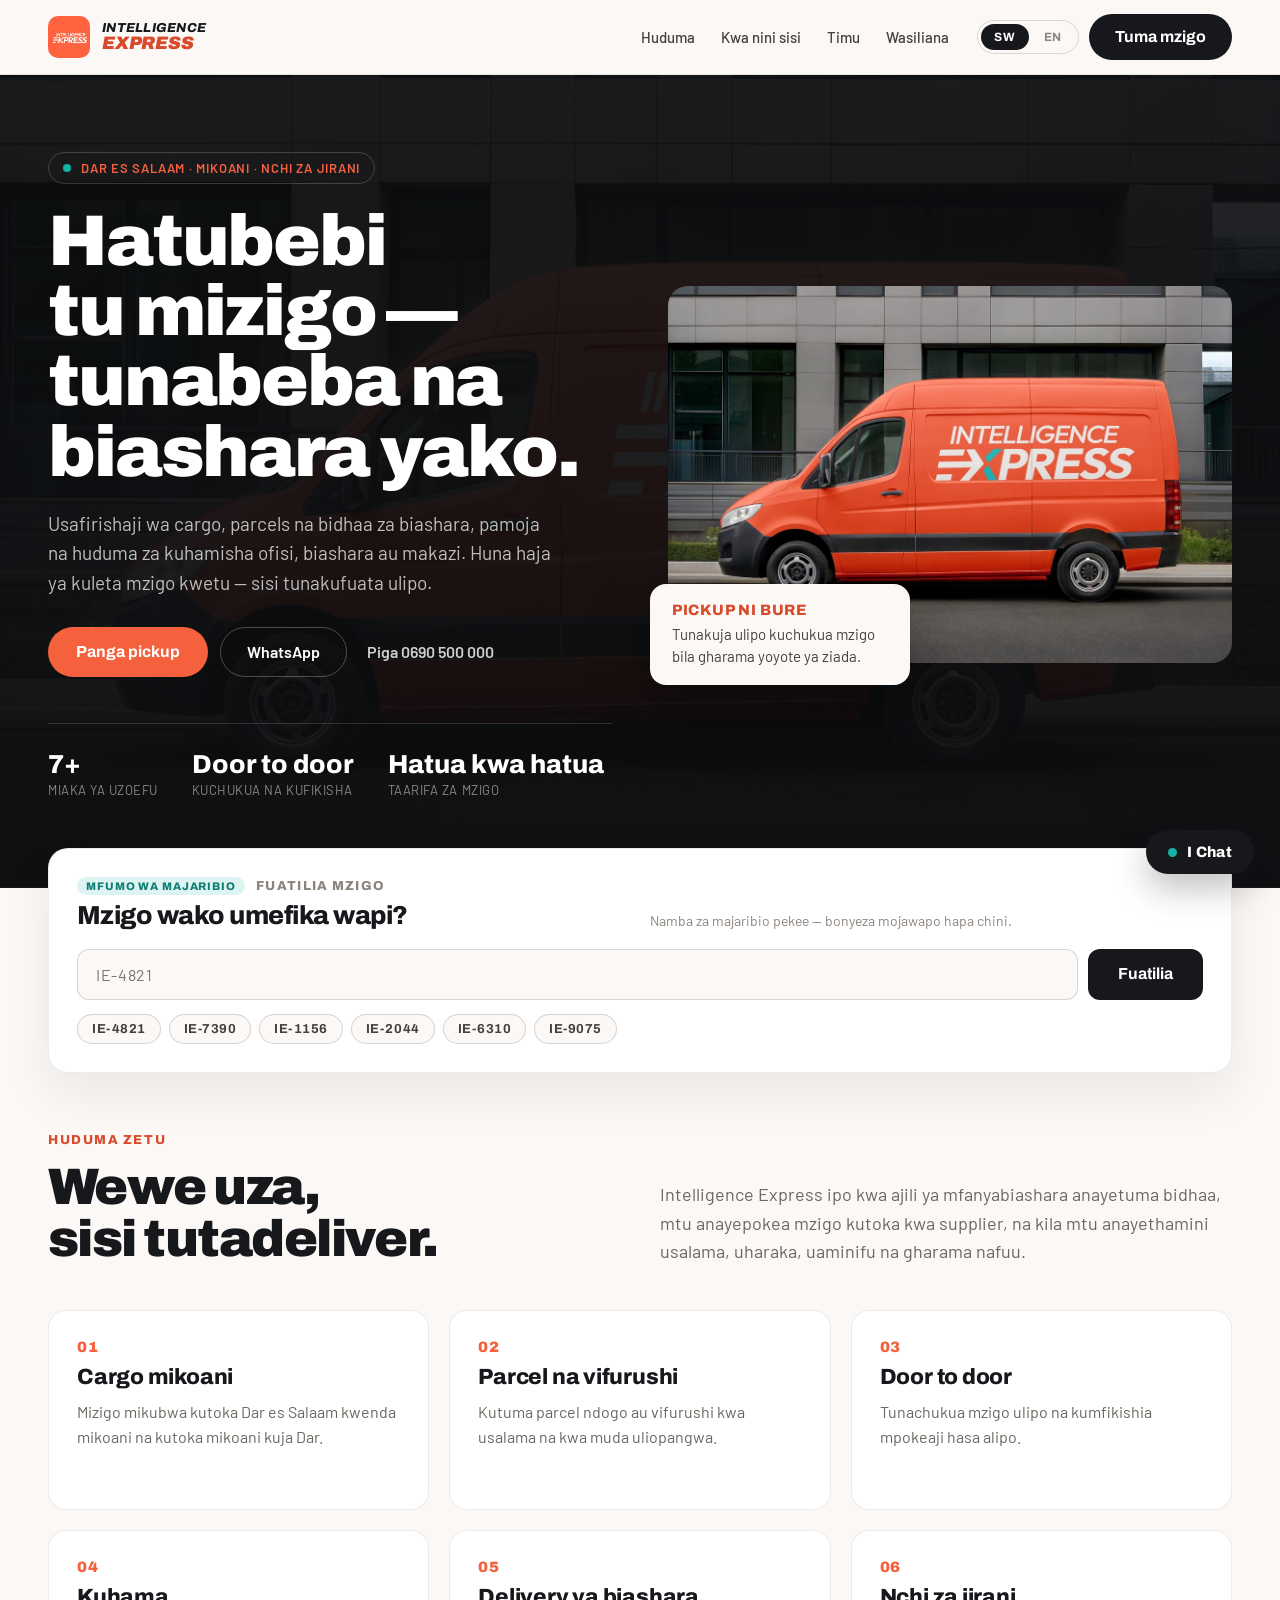
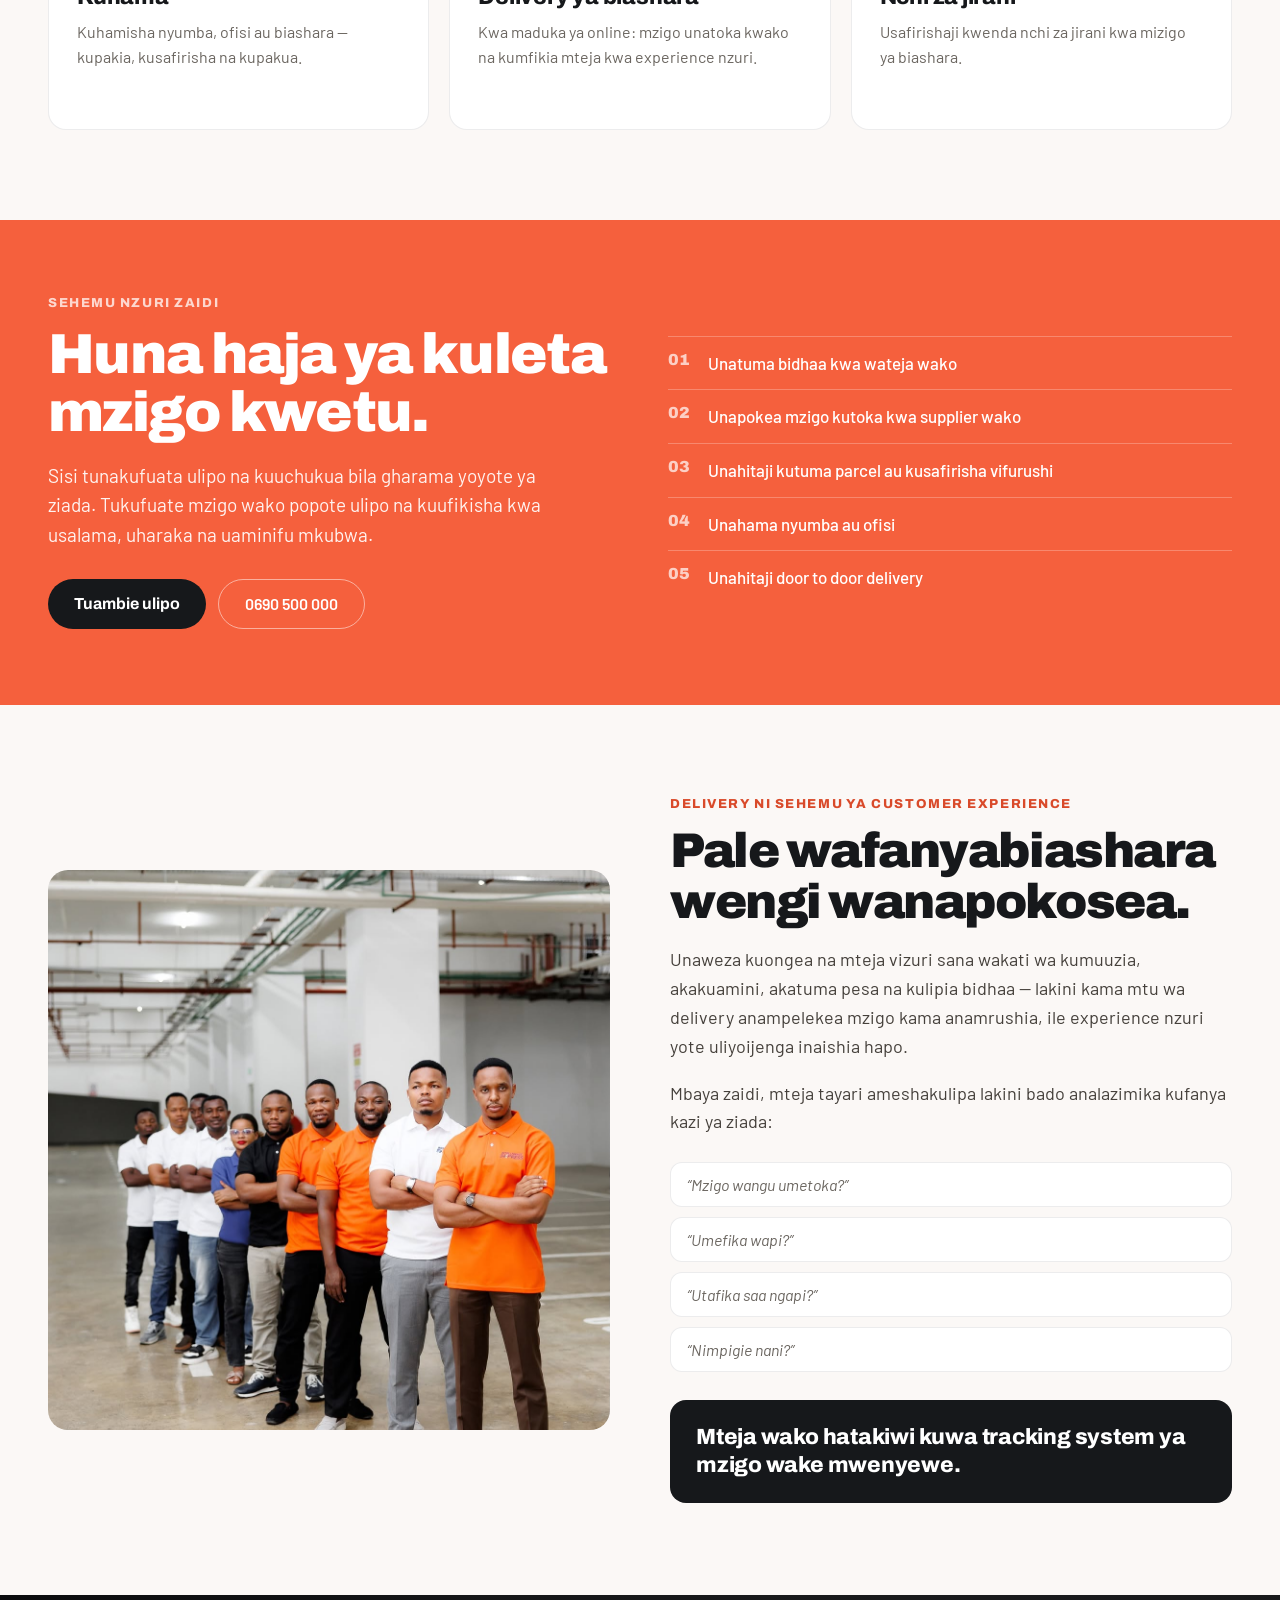
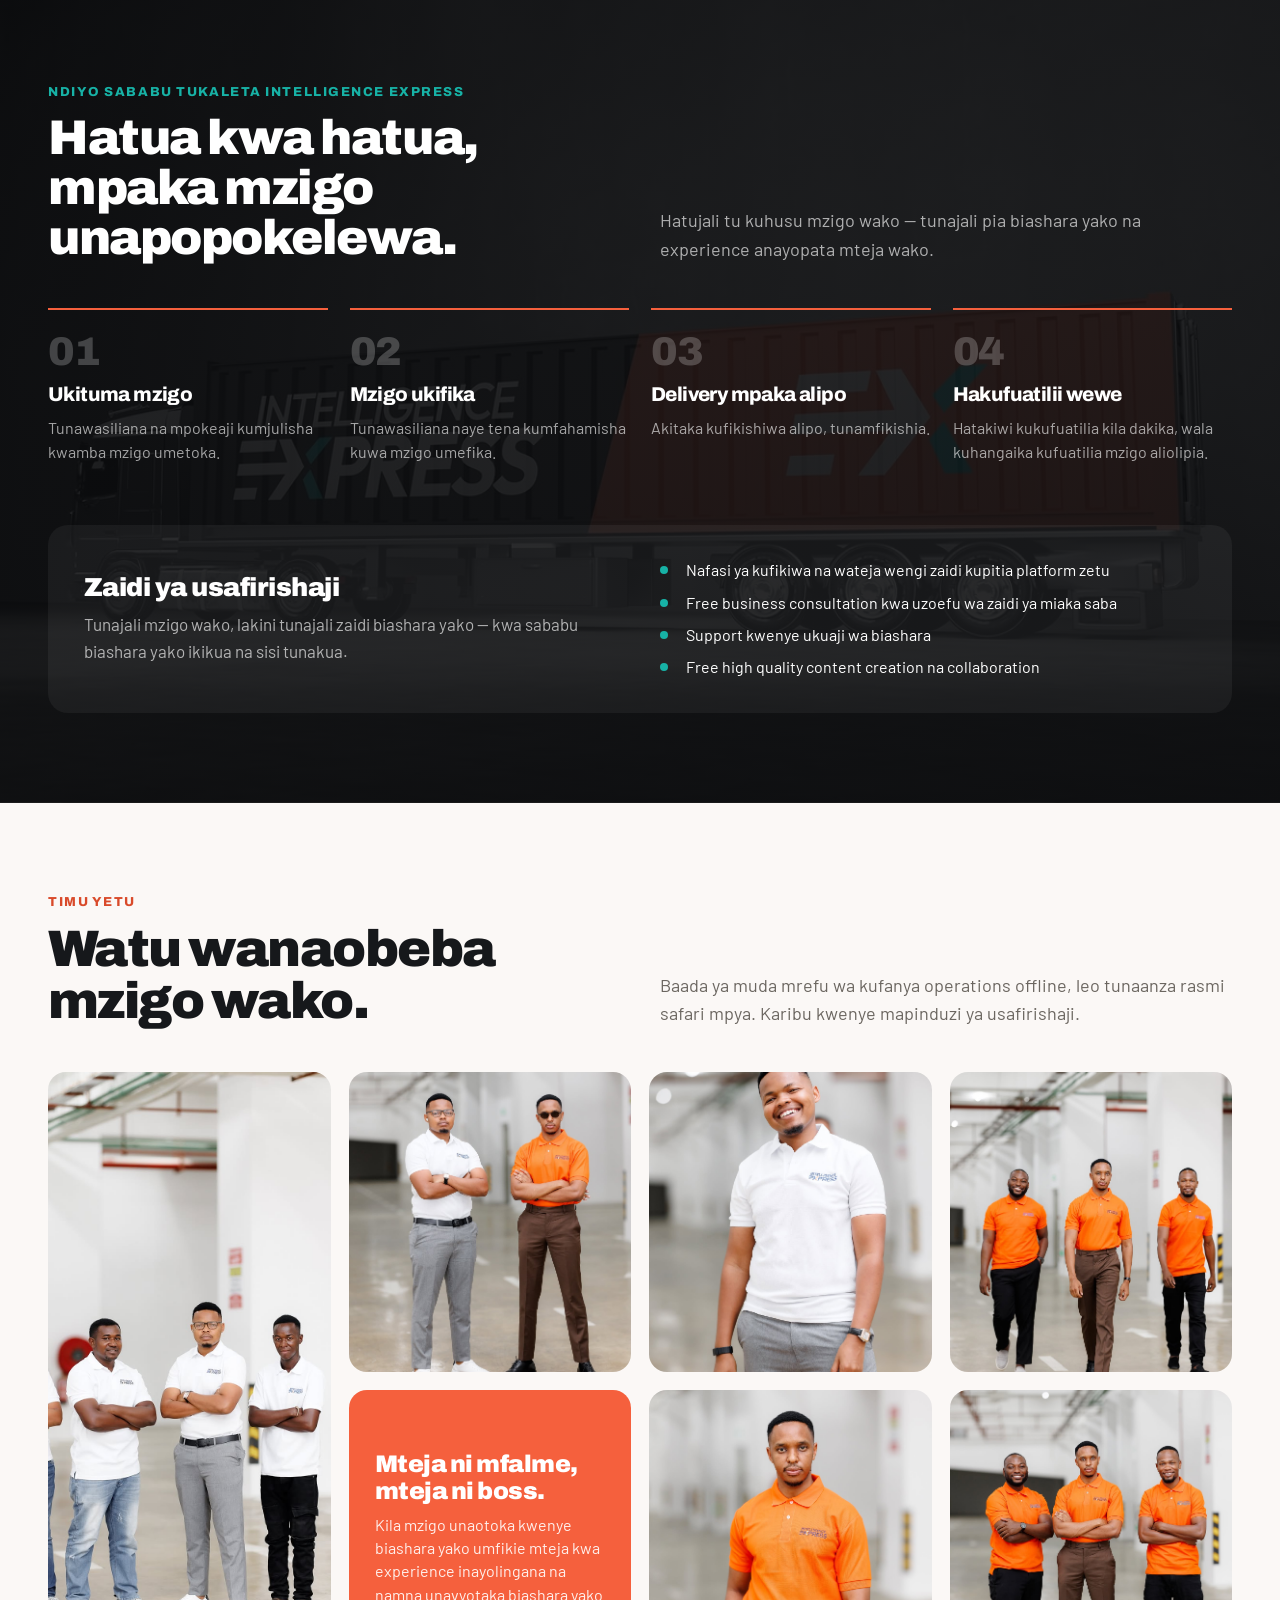
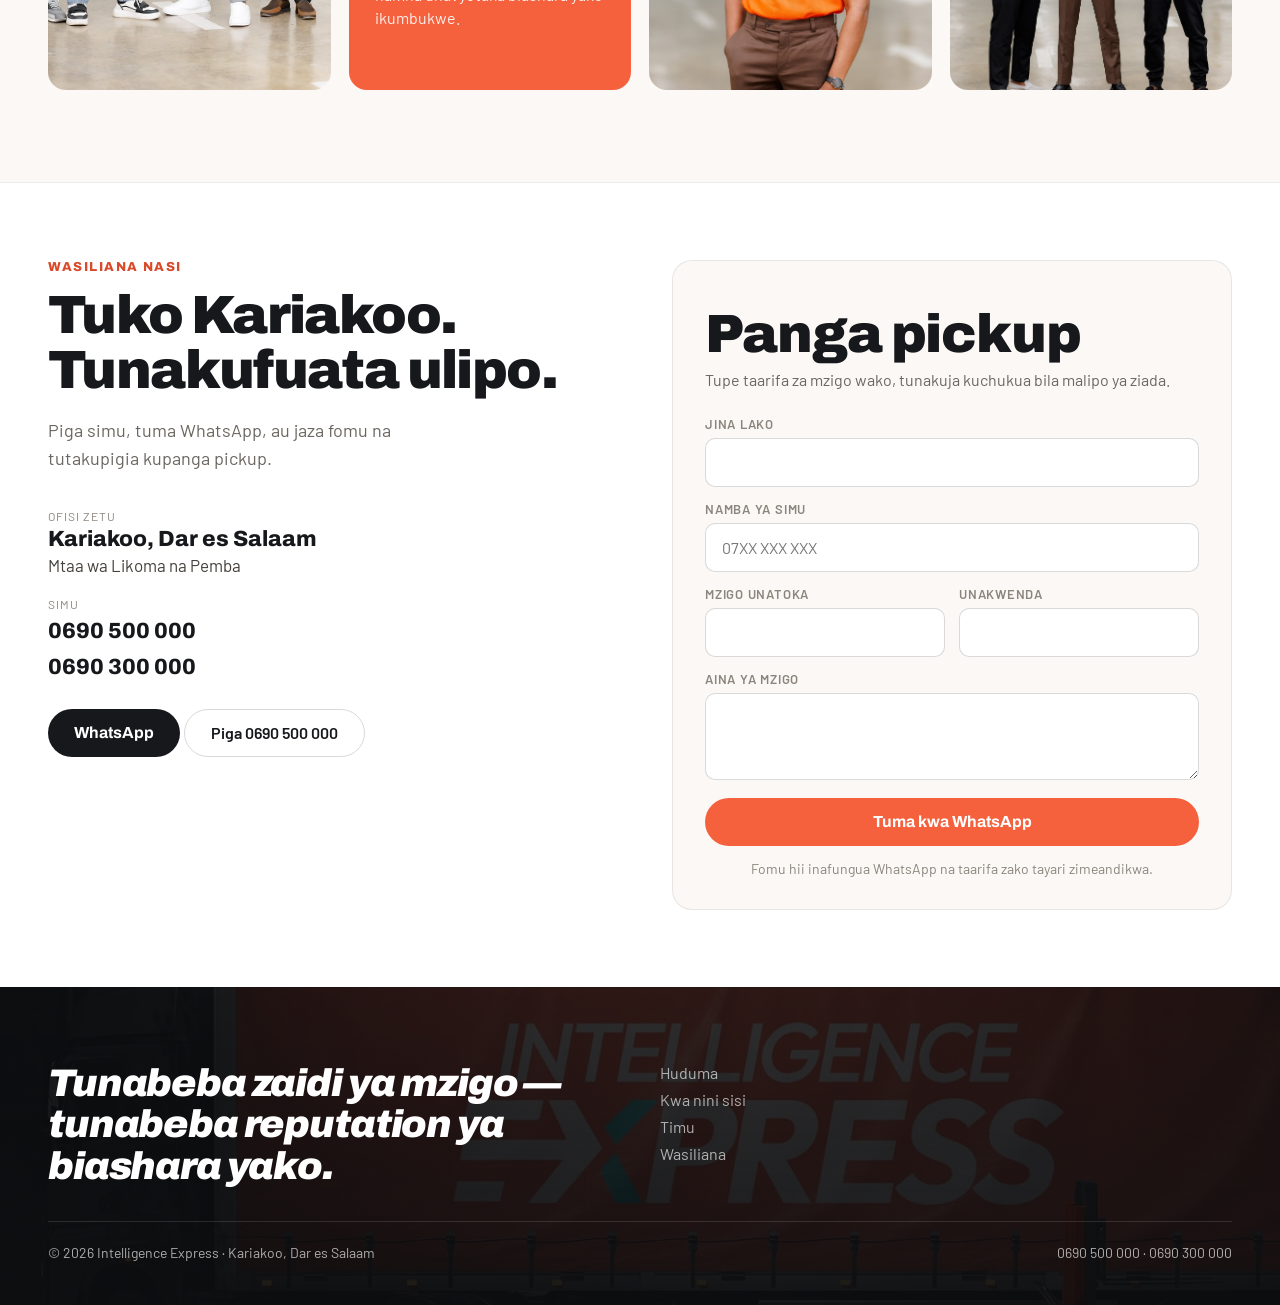
<file: index.html>
<!DOCTYPE html>
<html lang="sw">
<head>
<meta charset="utf-8" />
<meta name="viewport" content="width=device-width, initial-scale=1" />
<title>Intelligence Express — Usafirishaji wa mizigo Dar es Salaam na mikoani</title>
<meta name="description" content="Intelligence Express: usafirishaji wa cargo, parcels na bidhaa za biashara kutoka Dar es Salaam kwenda mikoani na nchi za jirani. Pickup ni bure — tunakufuata ulipo. Piga 0690 500 000." />
<meta name="theme-color" content="#16181B" />
<link rel="canonical" href="https://intelligence-express.onrender.com/" />

<meta property="og:type" content="website" />
<meta property="og:site_name" content="Intelligence Express" />
<meta property="og:title" content="Intelligence Express — Hatubebi tu mizigo, tunabeba na biashara yako" />
<meta property="og:description" content="Cargo, parcels, door to door na kuhama. Pickup bure popote ulipo Dar es Salaam. 0690 500 000." />
<meta property="og:image" content="https://intelligence-express.onrender.com/assets/van.jpeg" />
<meta name="twitter:card" content="summary_large_image" />

<link rel="icon" href="assets/logo-orange.jpeg" />
<link rel="apple-touch-icon" href="assets/logo-orange.jpeg" />

<link rel="preconnect" href="https://fonts.googleapis.com" />
<link rel="preconnect" href="https://fonts.gstatic.com" crossorigin />
<link href="https://fonts.googleapis.com/css2?family=Archivo:ital,wght@0,400;0,600;0,700;0,800;0,900;1,800;1,900&family=Barlow:ital,wght@0,400;0,500;0,600;1,500&display=swap" rel="stylesheet" />
<!-- The .v2 in these filenames is a cache buster. Browsers that loaded the site
     before the no-cache header existed hold the old stylesheet for up to a day
     and will not revalidate; a new path is the only thing they must re-fetch.
     Use a rename, never a ?v= query — a query left the deployed page unstyled
     while the versioned URL was still 404ing. Bump to .v3 only if this happens
     again; the no-cache header on css/ and js/ makes it unnecessary from here. -->
<link rel="stylesheet" href="css/styles.v2.css" />

<script type="application/ld+json">
{
  "@context": "https://schema.org",
  "@type": "MovingCompany",
  "name": "Intelligence Express",
  "description": "Usafirishaji wa cargo, parcels na bidhaa za biashara, pamoja na huduma za kuhamisha ofisi, biashara au makazi.",
  "image": "assets/logo-orange.jpeg",
  "telephone": ["+255690500000", "+255690300000"],
  "address": {
    "@type": "PostalAddress",
    "streetAddress": "Mtaa wa Likoma na Pemba, Kariakoo",
    "addressLocality": "Dar es Salaam",
    "addressCountry": "TZ"
  },
  "areaServed": ["Dar es Salaam", "Tanzania", "East Africa"],
  "slogan": "Hatubebi tu mizigo — tunabeba na biashara yako."
}
</script>
</head>
<body>

<a class="skip-link" href="#main" data-i18n="skipLink">Nenda kwenye maudhui</a>

<header class="site-header">
  <div class="wrap header-inner">
    <a class="brand" href="#top" aria-label="Intelligence Express">
      <img src="assets/logo-orange.jpeg" alt="" width="42" height="42" />
      <span class="brand-text">
        <span class="brand-top">INTELLIGENCE</span>
        <span class="brand-bottom">EXPRESS</span>
      </span>
    </a>

    <button class="nav-toggle" type="button" aria-expanded="false" aria-controls="site-nav" aria-label="Menu">
      <span class="nav-toggle-bar"></span>
      <span class="nav-toggle-bar"></span>
      <span class="nav-toggle-bar"></span>
    </button>

    <nav class="site-nav" id="site-nav" aria-label="Main">
      <a href="#huduma" data-i18n="navServices">Huduma</a>
      <a href="#kwanini" data-i18n="navWhy">Kwa nini sisi</a>
      <a href="#timu" data-i18n="navTeam">Timu</a>
      <a href="#wasiliana" data-i18n="navContact">Wasiliana</a>
      <a class="btn btn-orange nav-cta" href="https://wa.me/255690500000" target="_blank" rel="noopener" data-i18n="navCta">Tuma mzigo</a>
    </nav>

    <div class="header-actions">
      <div class="lang-toggle" role="group" aria-label="Lugha / Language">
        <button type="button" data-lang="sw" aria-pressed="true">SW</button>
        <button type="button" data-lang="en" aria-pressed="false">EN</button>
      </div>
      <a class="btn btn-dark" href="https://wa.me/255690500000" target="_blank" rel="noopener" data-i18n="navCta">Tuma mzigo</a>
    </div>
  </div>
</header>

<main id="main">

  <section class="hero" id="top">
    <div class="wrap hero-grid">
      <div class="hero-copy">
        <p class="badge"><span class="dot"></span><span data-i18n="heroBadge">Dar es Salaam · Mikoani · Nchi za jirani</span></p>
        <h1 data-i18n="heroTitle">Hatubebi tu mizigo — tunabeba na biashara yako.</h1>
        <p class="lead" data-i18n="heroBody">Usafirishaji wa cargo, parcels na bidhaa za biashara, pamoja na huduma za kuhamisha ofisi, biashara au makazi. Huna haja ya kuleta mzigo kwetu — sisi tunakufuata ulipo.</p>
        <div class="cta-row">
          <button class="btn btn-orange" type="button" data-open-modal data-i18n="ctaBook">Panga pickup</button>
          <a class="btn btn-ghost" href="https://wa.me/255690500000" target="_blank" rel="noopener" data-i18n="ctaWhatsapp">WhatsApp</a>
          <a class="btn btn-plain" href="tel:+255690500000" data-i18n="ctaCall">Piga 0690 500 000</a>
        </div>
        <dl class="stats">
          <div><dt data-i18n="stat1K">7+</dt><dd data-i18n="stat1V">Miaka ya uzoefu</dd></div>
          <div><dt data-i18n="stat2K">Door to door</dt><dd data-i18n="stat2V">Kuchukua na kufikisha</dd></div>
          <div><dt data-i18n="stat3K">Hatua kwa hatua</dt><dd data-i18n="stat3V">Taarifa za mzigo</dd></div>
        </dl>
      </div>
      <figure class="hero-media">
        <img src="assets/van.jpeg" alt="Gari la Intelligence Express" width="1170" height="782" fetchpriority="high" />
        <figcaption class="hero-card">
          <strong data-i18n="heroCardTitle">Pickup ni bure</strong>
          <span data-i18n="heroCardBody">Tunakuja ulipo kuchukua mzigo bila gharama yoyote ya ziada.</span>
        </figcaption>
      </figure>
    </div>
  </section>

  <section class="track-section" aria-labelledby="track-title">
    <div class="wrap">
      <div class="track-card">
        <div class="track-head">
          <div>
            <p class="eyebrow eyebrow-grey">
              <span class="demo-badge" data-i18n="demoBadge">Mfumo wa majaribio</span>
              <span data-i18n="trackLabel">Fuatilia mzigo</span>
            </p>
            <h2 id="track-title" class="track-title" data-i18n="trackTitle">Mzigo wako umefika wapi?</h2>
          </div>
          <p class="track-hint" data-i18n="trackHint">Namba za majaribio pekee — bonyeza mojawapo hapa chini.</p>
        </div>

        <form class="track-form" id="track-form" novalidate>
          <label class="sr-only" for="track-input" data-i18n="trackLabel">Fuatilia mzigo</label>
          <input id="track-input" name="code" type="text" placeholder="IE-4821" autocomplete="off" spellcheck="false" />
          <button class="btn btn-dark btn-square" type="submit" data-i18n="trackBtn">Fuatilia</button>
        </form>

        <div class="track-chips" id="track-chips"></div>

        <p class="track-error" id="track-error" hidden data-i18n="trackNotFound">Namba hii haipo kwenye mfumo wa majaribio. Piga 0690 500 000 kwa mzigo halisi.</p>

        <div class="track-result" id="track-result" hidden>
          <div class="track-progress">
            <div class="track-progress-head">
              <div>
                <span class="micro" data-i18n="trackRoute">Safari</span>
                <strong id="track-route"></strong>
              </div>
              <span id="track-status" class="status-pill"></span>
            </div>
            <div class="track-bar"><span id="track-bar-fill"></span></div>
            <ol class="track-stages" id="track-stages"></ol>
          </div>

          <div class="track-body">
            <div class="track-meta">
              <div><span class="micro" data-i18n="trackReceiver">Mpokeaji</span><span id="track-receiver" class="receiver"></span></div>
              <div><span class="micro" data-i18n="trackEta">Inatarajiwa</span><span id="track-eta" class="receiver"></span></div>
              <div><span class="micro" data-i18n="trackCode">Namba ya mzigo</span><span id="track-code" class="receiver code"></span></div>
            </div>
            <ol class="timeline" id="track-events"></ol>
          </div>
        </div>
      </div>
    </div>
  </section>

  <section class="services" id="huduma">
    <div class="wrap">
      <div class="section-head">
        <div>
          <p class="eyebrow" data-i18n="svcLabel">Huduma zetu</p>
          <h2 data-i18n="svcTitle">Wewe uza, sisi tutadeliver.</h2>
        </div>
        <p class="section-body" data-i18n="svcBody">Intelligence Express ipo kwa ajili ya mfanyabiashara anayetuma bidhaa, mtu anayepokea mzigo kutoka kwa supplier, na kila mtu anayethamini usalama, uharaka, uaminifu na gharama nafuu.</p>
      </div>

      <ul class="card-grid">
        <li class="card">
          <span class="card-n">01</span>
          <h3 data-i18n="svc1Title">Cargo mikoani</h3>
          <p data-i18n="svc1Body">Mizigo mikubwa kutoka Dar es Salaam kwenda mikoani na kutoka mikoani kuja Dar.</p>
        </li>
        <li class="card">
          <span class="card-n">02</span>
          <h3 data-i18n="svc2Title">Parcel na vifurushi</h3>
          <p data-i18n="svc2Body">Kutuma parcel ndogo au vifurushi kwa usalama na kwa muda uliopangwa.</p>
        </li>
        <li class="card">
          <span class="card-n">03</span>
          <h3 data-i18n="svc3Title">Door to door</h3>
          <p data-i18n="svc3Body">Tunachukua mzigo ulipo na kumfikishia mpokeaji hasa alipo.</p>
        </li>
        <li class="card">
          <span class="card-n">04</span>
          <h3 data-i18n="svc4Title">Kuhama</h3>
          <p data-i18n="svc4Body">Kuhamisha nyumba, ofisi au biashara — kupakia, kusafirisha na kupakua.</p>
        </li>
        <li class="card">
          <span class="card-n">05</span>
          <h3 data-i18n="svc5Title">Delivery ya biashara</h3>
          <p data-i18n="svc5Body">Kwa maduka ya online: mzigo unatoka kwako na kumfikia mteja kwa experience nzuri.</p>
        </li>
        <li class="card">
          <span class="card-n">06</span>
          <h3 data-i18n="svc6Title">Nchi za jirani</h3>
          <p data-i18n="svc6Body">Usafirishaji kwenda nchi za jirani kwa mizigo ya biashara.</p>
        </li>
      </ul>
    </div>
  </section>

  <section class="pickup">
    <div class="wrap pickup-grid">
      <div>
        <p class="eyebrow eyebrow-light" data-i18n="pickupLabel">Sehemu nzuri zaidi</p>
        <h2 data-i18n="pickupTitle">Huna haja ya kuleta mzigo kwetu.</h2>
        <p class="lead" data-i18n="pickupBody">Sisi tunakufuata ulipo na kuuchukua bila gharama yoyote ya ziada. Tukufuate mzigo wako popote ulipo na kuufikisha kwa usalama, uharaka na uaminifu mkubwa.</p>
        <div class="cta-row">
          <button class="btn btn-dark" type="button" data-open-modal data-i18n="pickupCta">Tuambie ulipo</button>
          <a class="btn btn-outline-light" href="tel:+255690500000">0690 500 000</a>
        </div>
      </div>
      <ul class="pickup-list">
        <li><span>01</span><p data-i18n="pick1">Unatuma bidhaa kwa wateja wako</p></li>
        <li><span>02</span><p data-i18n="pick2">Unapokea mzigo kutoka kwa supplier wako</p></li>
        <li><span>03</span><p data-i18n="pick3">Unahitaji kutuma parcel au kusafirisha vifurushi</p></li>
        <li><span>04</span><p data-i18n="pick4">Unahama nyumba au ofisi</p></li>
        <li><span>05</span><p data-i18n="pick5">Unahitaji door to door delivery</p></li>
      </ul>
    </div>
  </section>

  <section class="why" id="kwanini">
    <div class="wrap why-grid">
      <img class="why-img" src="assets/team-line.jpeg" width="1170" height="1560" decoding="async" alt="Timu ya Intelligence Express" width="1170" height="1560" loading="lazy" decoding="async" />
      <div>
        <p class="eyebrow" data-i18n="whyLabel">Delivery ni sehemu ya customer experience</p>
        <h2 data-i18n="whyTitle">Pale wafanyabiashara wengi wanapokosea.</h2>
        <p class="section-body" data-i18n="whyBody1">Unaweza kuongea na mteja vizuri sana wakati wa kumuuzia, akakuamini, akatuma pesa na kulipia bidhaa — lakini kama mtu wa delivery anampelekea mzigo kama anamrushia, ile experience nzuri yote uliyoijenga inaishia hapo.</p>
        <p class="section-body" data-i18n="whyBody2">Mbaya zaidi, mteja tayari ameshakulipa lakini bado analazimika kufanya kazi ya ziada:</p>
        <ul class="question-list">
          <li data-i18n="q1">“Mzigo wangu umetoka?”</li>
          <li data-i18n="q2">“Umefika wapi?”</li>
          <li data-i18n="q3">“Utafika saa ngapi?”</li>
          <li data-i18n="q4">“Nimpigie nani?”</li>
        </ul>
        <blockquote data-i18n="whyQuote">Mteja wako hatakiwi kuwa tracking system ya mzigo wake mwenyewe.</blockquote>
      </div>
    </div>
  </section>

  <section class="flow">
    <div class="wrap">
      <div class="section-head">
        <div>
          <p class="eyebrow eyebrow-teal" data-i18n="flowLabel">Ndiyo sababu tukaleta Intelligence Express</p>
          <h2 data-i18n="flowTitle">Hatua kwa hatua, mpaka mzigo unapopokelewa.</h2>
        </div>
        <p class="section-body section-body-light" data-i18n="flowBody">Hatujali tu kuhusu mzigo wako — tunajali pia biashara yako na experience anayopata mteja wako.</p>
      </div>

      <ol class="steps">
        <li>
          <span class="step-n">01</span>
          <h3 data-i18n="step1Title">Ukituma mzigo</h3>
          <p data-i18n="step1Body">Tunawasiliana na mpokeaji kumjulisha kwamba mzigo umetoka.</p>
        </li>
        <li>
          <span class="step-n">02</span>
          <h3 data-i18n="step2Title">Mzigo ukifika</h3>
          <p data-i18n="step2Body">Tunawasiliana naye tena kumfahamisha kuwa mzigo umefika.</p>
        </li>
        <li>
          <span class="step-n">03</span>
          <h3 data-i18n="step3Title">Delivery mpaka alipo</h3>
          <p data-i18n="step3Body">Akitaka kufikishiwa alipo, tunamfikishia.</p>
        </li>
        <li>
          <span class="step-n">04</span>
          <h3 data-i18n="step4Title">Hakufuatilii wewe</h3>
          <p data-i18n="step4Body">Hatakiwi kukufuatilia kila dakika, wala kuhangaika kufuatilia mzigo aliolipia.</p>
        </li>
      </ol>

      <div class="value-box">
        <div>
          <h3 data-i18n="valueTitle">Zaidi ya usafirishaji</h3>
          <p data-i18n="valueBody">Tunajali mzigo wako, lakini tunajali zaidi biashara yako — kwa sababu biashara yako ikikua na sisi tunakua.</p>
        </div>
        <ul class="value-list">
          <li data-i18n="value1">Nafasi ya kufikiwa na wateja wengi zaidi kupitia platform zetu</li>
          <li data-i18n="value2">Free business consultation kwa uzoefu wa zaidi ya miaka saba</li>
          <li data-i18n="value3">Support kwenye ukuaji wa biashara</li>
          <li data-i18n="value4">Free high quality content creation na collaboration</li>
        </ul>
      </div>
    </div>
  </section>

  <section class="team" id="timu">
    <div class="wrap">
      <div class="section-head">
        <div>
          <p class="eyebrow" data-i18n="teamLabel">Timu yetu</p>
          <h2 data-i18n="teamTitle">Watu wanaobeba mzigo wako.</h2>
        </div>
        <p class="section-body" data-i18n="teamBody">Baada ya muda mrefu wa kufanya operations offline, leo tunaanza rasmi safari mpya. Karibu kwenye mapinduzi ya usafirishaji.</p>
      </div>

      <div class="gallery">
        <img class="gallery-tall" src="assets/team-c.jpeg" width="1170" height="1560" decoding="async" alt="Timu ya Intelligence Express" loading="lazy" />
        <img src="assets/founders.jpeg" width="1170" height="1560" decoding="async" alt="Waanzilishi wa Intelligence Express" loading="lazy" />
        <img src="assets/team-b.jpeg" width="1170" height="1560" decoding="async" alt="Mfanyakazi wa Intelligence Express akiwa kazini" loading="lazy" />
        <img src="assets/team-three-walking.jpeg" width="1170" height="1560" decoding="async" alt="Timu ya Intelligence Express ikiwa kazini" loading="lazy" />
        <div class="gallery-card">
          <h3 data-i18n="teamCardTitle">Mteja ni mfalme, mteja ni boss.</h3>
          <p data-i18n="teamCardBody">Kila mzigo unaotoka kwenye biashara yako umfikie mteja kwa experience inayolingana na namna unavyotaka biashara yako ikumbukwe.</p>
        </div>
        <img src="assets/team-a.jpeg" width="1170" height="1560" decoding="async" alt="Mfanyakazi wa Intelligence Express" loading="lazy" />
        <img src="assets/team-three.jpeg" width="1170" height="1560" decoding="async" alt="Timu ya Intelligence Express" loading="lazy" />
      </div>
    </div>
  </section>

  <section class="contact" id="wasiliana">
    <div class="wrap contact-grid">
      <div>
        <p class="eyebrow" data-i18n="contactLabel">Wasiliana nasi</p>
        <h2 data-i18n="contactTitle">Tuko Kariakoo. Tunakufuata ulipo.</h2>
        <p class="section-body" data-i18n="contactBody">Piga simu, tuma WhatsApp, au jaza fomu na tutakupigia kupanga pickup.</p>

        <div class="contact-details">
          <div>
            <span class="micro" data-i18n="contactOffice">Ofisi zetu</span>
            <strong>Kariakoo, Dar es Salaam</strong>
            <span data-i18n="contactStreets">Mtaa wa Likoma na Pemba</span>
          </div>
          <div>
            <span class="micro" data-i18n="contactPhones">Simu</span>
            <a class="phone" href="tel:+255690500000">0690 500 000</a>
            <a class="phone" href="tel:+255690300000">0690 300 000</a>
          </div>
          <div class="cta-row">
            <a class="btn btn-dark" href="https://wa.me/255690500000" target="_blank" rel="noopener" data-i18n="ctaWhatsapp">WhatsApp</a>
            <a class="btn btn-outline" href="tel:+255690500000" data-i18n="ctaCall">Piga 0690 500 000</a>
          </div>
        </div>
      </div>

      <div class="form-card">
        <h2 class="form-title" data-i18n="formTitle">Panga pickup</h2>
        <p class="form-body" data-i18n="formBody">Tupe taarifa za mzigo wako, tunakuja kuchukua bila malipo ya ziada.</p>

        <form class="pickup-form" data-pickup-form novalidate>
          <label>
            <span data-i18n="fName">Jina lako</span>
            <input name="name" type="text" autocomplete="name" required />
          </label>
          <label>
            <span data-i18n="fPhone">Namba ya simu</span>
            <input name="phone" type="tel" inputmode="tel" autocomplete="tel" placeholder="07XX XXX XXX" required />
          </label>
          <div class="form-row">
            <label>
              <span data-i18n="fFrom">Mzigo unatoka</span>
              <input name="from" type="text" required />
            </label>
            <label>
              <span data-i18n="fTo">Unakwenda</span>
              <input name="to" type="text" required />
            </label>
          </div>
          <label>
            <span data-i18n="fItem">Aina ya mzigo</span>
            <textarea name="item" rows="3"></textarea>
          </label>
          <button class="btn btn-orange btn-block" type="submit" data-i18n="formSubmit">Tuma kwa WhatsApp</button>
          <p class="form-note" data-i18n="formNote">Fomu hii inafungua WhatsApp na taarifa zako tayari zimeandikwa.</p>
        </form>
      </div>
    </div>
  </section>

</main>

<footer class="site-footer">
  <div class="wrap">
    <div class="footer-top">
      <p class="footer-slogan" data-i18n="footerSlogan">Tunabeba zaidi ya mzigo — tunabeba reputation ya biashara yako.</p>
      <nav class="footer-nav" aria-label="Footer">
        <a href="#huduma" data-i18n="navServices">Huduma</a>
        <a href="#kwanini" data-i18n="navWhy">Kwa nini sisi</a>
        <a href="#timu" data-i18n="navTeam">Timu</a>
        <a href="#wasiliana" data-i18n="navContact">Wasiliana</a>
      </nav>
    </div>
    <div class="footer-bottom">
      <span>© <span id="year">2026</span> Intelligence Express · Kariakoo, Dar es Salaam</span>
      <span>0690 500 000 · 0690 300 000</span>
    </div>
  </div>
</footer>

<div class="modal" id="pickup-modal" hidden>
  <div class="modal-backdrop" data-close-modal></div>
  <div class="modal-dialog" role="dialog" aria-modal="true" aria-labelledby="modal-title">
    <div class="modal-head">
      <div>
        <h2 id="modal-title" data-i18n="modalTitle">Panga pickup</h2>
        <p data-i18n="modalBody">Jaza taarifa hizi, tunakupigia kuthibitisha.</p>
      </div>
      <button class="modal-close" type="button" data-close-modal aria-label="Funga">×</button>
    </div>

    <form class="pickup-form" data-pickup-form novalidate>
      <label>
        <span class="sr-only" data-i18n="fName">Jina lako</span>
        <input name="name" type="text" autocomplete="name" data-placeholder-i18n="fName" placeholder="Jina lako" required />
      </label>
      <label>
        <span class="sr-only" data-i18n="fPhone">Namba ya simu</span>
        <input name="phone" type="tel" inputmode="tel" autocomplete="tel" data-placeholder-i18n="fPhone" placeholder="Namba ya simu" required />
      </label>
      <div class="form-row">
        <label>
          <span class="sr-only" data-i18n="fFrom">Mzigo unatoka</span>
          <input name="from" type="text" data-placeholder-i18n="fFrom" placeholder="Mzigo unatoka" required />
        </label>
        <label>
          <span class="sr-only" data-i18n="fTo">Unakwenda</span>
          <input name="to" type="text" data-placeholder-i18n="fTo" placeholder="Unakwenda" required />
        </label>
      </div>
      <label>
        <span class="sr-only" data-i18n="fItem">Aina ya mzigo</span>
        <textarea name="item" rows="3" data-placeholder-i18n="fItem" placeholder="Aina ya mzigo"></textarea>
      </label>
      <button class="btn btn-orange btn-block" type="submit" data-i18n="formSubmit">Tuma kwa WhatsApp</button>
      <p class="form-note" data-i18n="formNote">Fomu hii inafungua WhatsApp na taarifa zako tayari zimeandikwa.</p>
    </form>
  </div>
</div>

<!-- I Chat — automated assistant. Answers common questions and hands anything
     it cannot answer to WhatsApp. No model API is called from this page. -->
<button class="ichat-launch" id="ichat-launch" type="button" aria-expanded="false" aria-controls="ichat-panel">
  <span class="ichat-launch-dot" aria-hidden="true"></span>
  <span class="ichat-launch-text">I&nbsp;Chat</span>
</button>

<section class="ichat" id="ichat-panel" aria-labelledby="ichat-title" hidden>
  <header class="ichat-head">
    <div>
      <h2 id="ichat-title">I Chat</h2>
      <p data-i18n="ichatTagline">Msaidizi wa Intelligence Express</p>
    </div>
    <button class="ichat-close" id="ichat-close" type="button" aria-label="Funga">×</button>
  </header>

  <div class="ichat-log" id="ichat-log" role="log" aria-live="polite" aria-atomic="false"></div>

  <div class="ichat-chips" id="ichat-chips"></div>

  <form class="ichat-form" id="ichat-form" novalidate>
    <label class="sr-only" for="ichat-input" data-i18n="ichatInputLabel">Andika ujumbe</label>
    <input id="ichat-input" name="message" type="text" autocomplete="off"
           data-placeholder-i18n="ichatPlaceholder" placeholder="Andika swali lako..." />
    <button class="ichat-send" type="submit" aria-label="Tuma">
      <span aria-hidden="true">→</span>
    </button>
  </form>

  <p class="ichat-note" data-i18n="ichatNote">Majibu ya haraka ya maswali ya kawaida. Kwa bei na maelezo zaidi, tunakuunganisha WhatsApp.</p>
</section>

<script src="js/app.v2.js" defer></script>
<script src="js/ichat.js" defer></script>
</body>
</html>
</file>
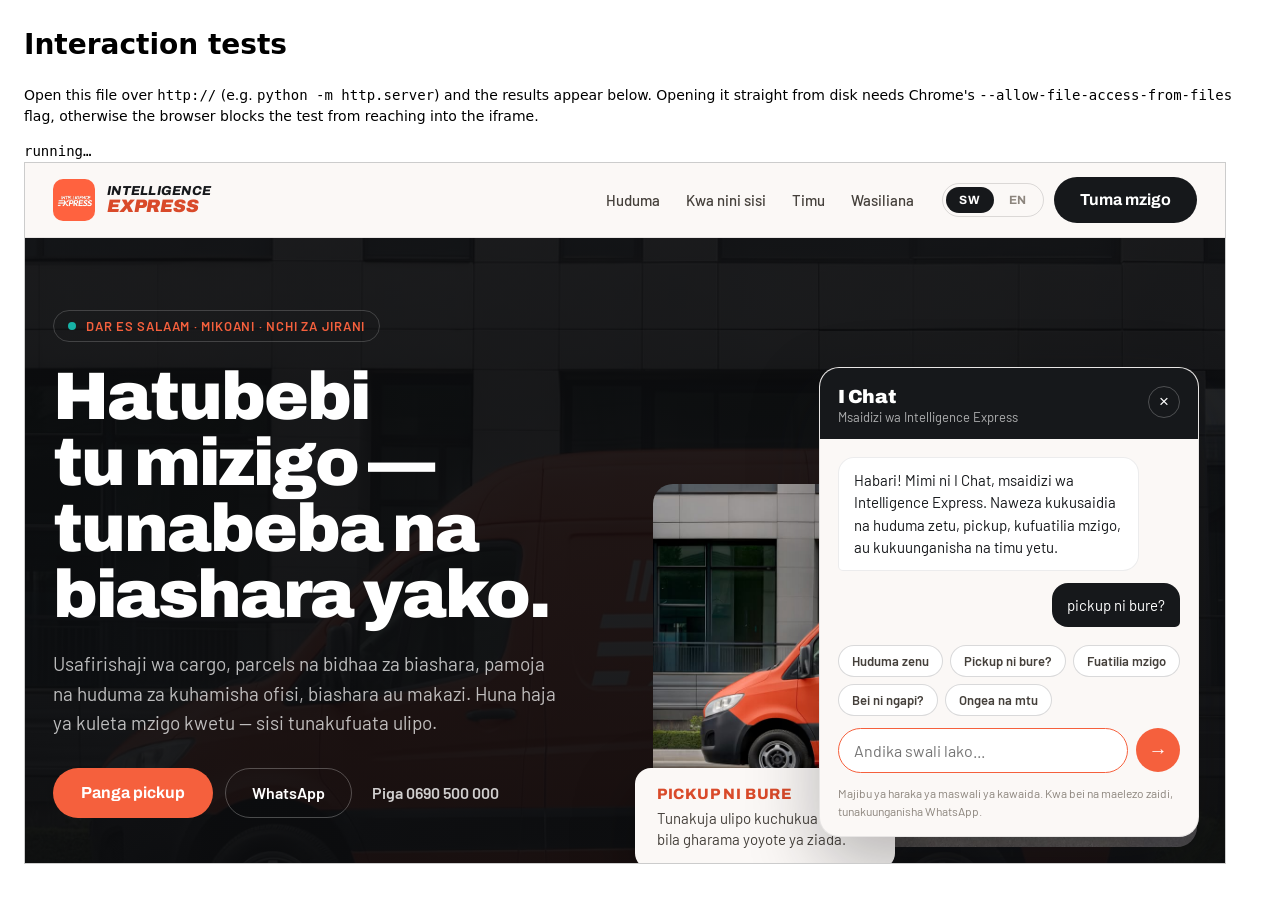
<file: tests/interactions.html>
<!DOCTYPE html>
<html><head><meta charset="utf-8"><title>Intelligence Express — interaction tests</title>
<style>
body { font: 14px/1.5 system-ui, sans-serif; margin: 24px; }
iframe { width: 1200px; height: 700px; border: 1px solid #ccc; }
#out { font-family: ui-monospace, monospace; white-space: pre-wrap; }
.pass { color: #157f4a; } .fail { color: #c02626; font-weight: 700; }
</style></head>
<body>
<h1>Interaction tests</h1>
<p>Open this file over <code>http://</code> (e.g. <code>python -m http.server</code>) and the results appear below.
   Opening it straight from disk needs Chrome's <code>--allow-file-access-from-files</code> flag, otherwise the
   browser blocks the test from reaching into the iframe.</p>
<div id="out">running…</div>
<iframe id="f" src="../index.html"></iframe>

<script>
var log = [];
function ok(name, cond, extra) { log.push((cond ? "PASS " : "FAIL ") + name + (extra ? " [" + extra + "]" : "")); }
function sleep(ms) { return new Promise(function (r) { setTimeout(r, ms); }); }

document.getElementById('f').addEventListener('load', function () {
  var w = this.contentWindow, d = this.contentDocument;

  function submit(form) {
    form.dispatchEvent(new w.Event("submit", { cancelable: true, bubbles: true }));
  }

  setTimeout(async function () {
    try {
      /* ---------------------------------------------------------- basics */
      ok("default lang is sw", d.documentElement.lang === "sw", d.documentElement.lang);
      ok("hero in swahili", /Hatubebi/.test(d.querySelector("h1").textContent));
      ok("title set", /Usafirishaji/.test(d.title), d.title);

      /* -------------------------------------------------------- tracking */
      ok("six demo shipments", Object.keys(w.IE_SHIPMENTS).length === 6, Object.keys(w.IE_SHIPMENTS).length);
      ok("a chip per shipment", d.querySelectorAll("#track-chips button").length === 6);
      ok("demo badge present", /majaribio/i.test(d.querySelector(".demo-badge").textContent));

      d.getElementById("track-input").value = "ie4821";  // no dash, lower case
      submit(d.getElementById("track-form"));
      ok("lenient code parsing", !d.getElementById("track-result").hidden);
      ok("route rendered", d.getElementById("track-route").textContent.indexOf("Mwanza") > -1);
      ok("status in swahili", d.getElementById("track-status").textContent === "Njiani", d.getElementById("track-status").textContent);
      ok("eta rendered", d.getElementById("track-eta").textContent.length > 0, d.getElementById("track-eta").textContent);
      ok("code echoed", d.getElementById("track-code").textContent === "IE-4821");
      ok("four stages", d.querySelectorAll("#track-stages li").length === 4);
      ok("3 of 4 stages done", d.querySelectorAll("#track-stages li.is-done").length === 3);
      ok("progress bar at 75%", d.getElementById("track-bar-fill").style.width === "75%", d.getElementById("track-bar-fill").style.width);
      ok("in-transit pill not delivered", !d.getElementById("track-status").classList.contains("is-delivered"));
      ok("4 timeline events", d.querySelectorAll("#track-events li").length === 4);
      ok("error hidden", d.getElementById("track-error").hidden);

      d.querySelectorAll("#track-chips button")[1].click();  // IE-7390, delivered
      ok("chip tracks a shipment", d.getElementById("track-code").textContent === "IE-7390");
      ok("delivered pill styled", d.getElementById("track-status").classList.contains("is-delivered"));
      ok("delivered bar full", d.getElementById("track-bar-fill").style.width === "100%");

      d.getElementById("track-input").value = "IE-0000";
      submit(d.getElementById("track-form"));
      ok("error shown for bad code", !d.getElementById("track-error").hidden);
      ok("result hidden for bad code", d.getElementById("track-result").hidden);
      ok("no invented shipment", /majaribio/i.test(d.getElementById("track-error").textContent));

      /* ---------------------------------------------------------- I Chat */
      var panel = d.getElementById("ichat-panel");
      var launch = d.getElementById("ichat-launch");
      ok("assistant starts closed", panel.hidden);

      launch.click();
      ok("assistant opens", !panel.hidden);
      ok("launch hidden while open", launch.hidden);
      ok("welcome message", /I Chat/.test(d.querySelector(".ichat-msg.from-bot").textContent));
      ok("quick replies offered", d.querySelectorAll("#ichat-chips button").length === 5);

      d.getElementById("ichat-input").value = "pickup ni bure?";
      submit(d.getElementById("ichat-form"));
      await sleep(400);
      var last = d.querySelectorAll(".ichat-msg.from-bot");
      last = last[last.length - 1];
      ok("answers pickup question", /bure/i.test(last.textContent));
      ok("offers whatsapp link", last.querySelector('a[href*="wa.me"]') !== null);

      d.getElementById("ichat-input").value = "bei ni ngapi?";
      submit(d.getElementById("ichat-form"));
      await sleep(400);
      var priceMsg = d.querySelectorAll(".ichat-msg.from-bot");
      priceMsg = priceMsg[priceMsg.length - 1];
      ok("does not invent a price", !/\d{4,}\s*(tsh|shilingi)/i.test(priceMsg.textContent));
      ok("hands pricing to the team", priceMsg.querySelector('a[href*="wa.me"]') !== null);

      d.getElementById("ichat-input").value = "IE-6310";
      submit(d.getElementById("ichat-form"));
      await sleep(400);
      var trackMsg = d.querySelectorAll(".ichat-msg.from-bot");
      trackMsg = trackMsg[trackMsg.length - 1];
      ok("assistant answers a tracking code", /Kampala/.test(trackMsg.textContent));
      ok("assistant drives the tracking panel", d.getElementById("track-code").textContent === "IE-6310");

      d.getElementById("ichat-input").value = "IE-1234";  // well-formed but unknown
      submit(d.getElementById("ichat-form"));
      await sleep(400);
      var missMsg = d.querySelectorAll(".ichat-msg.from-bot");
      missMsg = missMsg[missMsg.length - 1];
      ok("unknown code is refused, not faked", /majaribio/i.test(missMsg.textContent));

      var before = d.querySelectorAll(".ichat-msg.from-user").length;
      d.getElementById("ichat-input").value = "   ";
      submit(d.getElementById("ichat-form"));
      ok("blank message ignored", d.querySelectorAll(".ichat-msg.from-user").length === before);

      d.dispatchEvent(new w.KeyboardEvent("keydown", { key: "Escape", bubbles: true }));
      ok("escape closes assistant", panel.hidden && !launch.hidden);

      /* ------------------------------------------------ language switching */
      d.querySelector('.lang-toggle button[data-lang="en"]').click();
      ok("lang attr en", d.documentElement.lang === "en");
      ok("hero in english", /We don't just/.test(d.querySelector("h1").textContent));
      ok("nav translated", d.querySelector('[data-i18n="navServices"]').textContent === "Services");
      ok("tracking re-rendered in en", d.getElementById("track-status").textContent === "In transit (cross-border)", d.getElementById("track-status").textContent);
      ok("stages translated", d.querySelectorAll("#track-stages li")[0].textContent === "Collected");
      ok("placeholder translated", d.querySelector('#pickup-modal input[name="name"]').placeholder === "Your name");
      ok("lang persisted", w.localStorage.getItem("ie-lang") === "en");

      launch.click();
      d.getElementById("ichat-input").value = "how much does it cost?";
      submit(d.getElementById("ichat-form"));
      await sleep(400);
      var enMsg = d.querySelectorAll(".ichat-msg.from-bot");
      enMsg = enMsg[enMsg.length - 1];
      ok("assistant answers in english", /quote|price|depends/i.test(enMsg.textContent));
      d.dispatchEvent(new w.KeyboardEvent("keydown", { key: "Escape", bubbles: true }));

      /* ------------------------------------------------------ modal + forms */
      var modal = d.getElementById("pickup-modal");
      ok("modal starts hidden", modal.hidden);
      d.querySelector("[data-open-modal]").click();
      ok("modal opens", !modal.hidden);
      ok("body scroll locked", d.body.classList.contains("modal-open"));
      d.dispatchEvent(new w.KeyboardEvent("keydown", { key: "Escape", bubbles: true }));
      ok("escape closes", modal.hidden);
      ok("body unlocked", !d.body.classList.contains("modal-open"));

      var opened = null;
      w.open = function (url) { opened = url; return null; };
      var form = d.querySelector(".contact .pickup-form");
      form.querySelector('[name="name"]').value = "Asha";
      form.querySelector('[name="phone"]').value = "0712345678";
      form.querySelector('[name="from"]').value = "Kariakoo";
      form.querySelector('[name="to"]').value = "Mwanza";
      form.querySelector('[name="item"]').value = "Katoni 2";
      submit(form);
      ok("whatsapp url built", !!opened && opened.indexOf("https://wa.me/255690500000?text=") === 0);
      ok("details encoded", !!opened && decodeURIComponent(opened).indexOf("Asha") > -1);
      ok("labels follow language", !!opened && decodeURIComponent(opened).indexOf("Your name") > -1);

      opened = null;
      submit(d.querySelector("#pickup-modal .pickup-form"));
      ok("empty form blocked", opened === null);

      /* -------------------------------------------------------- mobile nav */
      var tog = d.querySelector(".nav-toggle"), nav = d.getElementById("site-nav");
      var frame = document.getElementById("f");
      frame.style.width = "390px";            // phone width, so the menu rules apply
      await sleep(80);

      ok("header row wraps", w.getComputedStyle(d.querySelector(".header-inner")).flexWrap === "wrap");

      tog.click();
      ok("nav opens", nav.classList.contains("is-open") && tog.getAttribute("aria-expanded") === "true");

      // The regression this guards: the open menu used to sit on top of the logo.
      var navBox = nav.getBoundingClientRect();
      var brandBox = d.querySelector(".brand").getBoundingClientRect();
      ok("menu clears the brand", navBox.top >= brandBox.bottom - 1,
         Math.round(navBox.top) + " vs " + Math.round(brandBox.bottom));
      ok("menu spans the header", Math.round(navBox.width) > 300, Math.round(navBox.width));
      ok("cta moves into the menu", nav.querySelector(".nav-cta") !== null);
      ok("cta visible on mobile", w.getComputedStyle(nav.querySelector(".nav-cta")).display !== "none");

      d.body.click();
      ok("outside tap closes nav", !nav.classList.contains("is-open"));

      tog.click();
      nav.querySelector("a").click();
      ok("nav closes on link", !nav.classList.contains("is-open"));

      tog.click();
      d.dispatchEvent(new w.KeyboardEvent("keydown", { key: "Escape", bubbles: true }));
      ok("escape closes nav", !nav.classList.contains("is-open"));

      frame.style.width = "1200px";
      await sleep(60);
      ok("cta hidden on desktop", w.getComputedStyle(nav.querySelector(".nav-cta")).display === "none");

      d.querySelector('.lang-toggle button[data-lang="sw"]').click();
      ok("back to sw", d.documentElement.lang === "sw" && /Hatubebi/.test(d.querySelector("h1").textContent));
      ok("aria-pressed correct", d.querySelector('[data-lang="sw"]').getAttribute("aria-pressed") === "true");
      ok("year filled", d.getElementById("year").textContent === String(new Date().getFullYear()), d.getElementById("year").textContent);
    } catch (e) {
      log.push("FAIL harness error: " + e.message);
    }

    var passed = log.filter(function (l) { return l.indexOf("PASS") === 0; }).length;
    var el = document.getElementById("out");
    el.textContent = "";
    log.forEach(function (line) {
      var div = document.createElement("div");
      div.className = line.indexOf("PASS") === 0 ? "pass" : "fail";
      div.textContent = line;
      el.appendChild(div);
    });
    var sum = document.createElement("h2");
    sum.textContent = "RESULTS>>" + passed + "/" + log.length + "<<END";
    el.appendChild(sum);
  }, 800);
});
</script>
</body></html>
</file>
<file: css/styles.v2.css>
/* Intelligence Express — site styles */

:root {
  --ink: #16181B;
  --ink-soft: #45403B;
  --paper: #FBF8F6;
  --white: #ffffff;
  --orange: #F5603D;
  --rust: #D94A2A;
  --teal: #17B2A6;
  --muted: #6B6660;
  --muted-2: #8C857D;
  --line: rgba(22, 24, 27, 0.08);
  --line-strong: rgba(22, 24, 27, 0.16);
  --display: Archivo, "Helvetica Neue", Helvetica, Arial, sans-serif;
  --text: Barlow, "Helvetica Neue", Helvetica, Arial, sans-serif;
  --wrap: 1240px;
  --pad: clamp(16px, 3vw, 28px);
  --radius: 18px;
}

*, *::before, *::after { box-sizing: border-box; }

/* `display` rules below must never resurrect a hidden element */
[hidden] { display: none !important; }

html { scroll-behavior: smooth; }

body {
  margin: 0;
  font-family: var(--text);
  font-size: 16px;
  color: var(--ink);
  background: var(--paper);
  overflow-x: hidden;
  -webkit-font-smoothing: antialiased;
}

img { max-width: 100%; display: block; }

a { color: var(--rust); text-decoration: none; }
a:hover { color: var(--ink); }

h1, h2, h3 { font-family: var(--display); margin: 0; letter-spacing: -0.03em; }
p { margin: 0; }

/* long Swahili compounds must break rather than push the page wide */
h1, h2, h3, p, li, blockquote, dt, dd { overflow-wrap: break-word; }
ul, ol, dl, dd { margin: 0; padding: 0; list-style: none; }

::selection { background: var(--orange); color: #fff; }

:focus-visible {
  outline: 3px solid var(--orange);
  outline-offset: 2px;
  border-radius: 4px;
}

.wrap {
  max-width: var(--wrap);
  margin: 0 auto;
  padding-left: var(--pad);
  padding-right: var(--pad);
}

.sr-only {
  position: absolute;
  width: 1px; height: 1px;
  padding: 0; margin: -1px;
  overflow: hidden;
  clip: rect(0 0 0 0);
  white-space: nowrap;
  border: 0;
}

.skip-link {
  position: absolute;
  left: -9999px;
  top: 0;
  z-index: 200;
  background: var(--ink);
  color: #fff;
  padding: 12px 18px;
  border-radius: 0 0 10px 0;
  font-weight: 600;
}
.skip-link:focus { left: 0; color: #fff; }

.eyebrow {
  font-family: var(--display);
  font-weight: 800;
  font-size: 13px;
  letter-spacing: 0.12em;
  text-transform: uppercase;
  color: var(--rust);
}
.eyebrow-light { color: rgba(255, 255, 255, 0.75); }
.eyebrow-teal { color: var(--teal); }
.eyebrow-grey { color: var(--muted-2); letter-spacing: 0.1em; }

.micro {
  font-size: 12px;
  letter-spacing: 0.08em;
  text-transform: uppercase;
  color: var(--muted-2);
}

.lead {
  font-size: 19px;
  line-height: 1.55;
  max-width: 48ch;
  text-wrap: pretty;
}

.section-body {
  font-size: 18px;
  line-height: 1.6;
  color: var(--muted);
  text-wrap: pretty;
}
.section-body-light { color: rgba(255, 255, 255, 0.65); }

.section-head {
  display: grid;
  grid-template-columns: repeat(auto-fit, minmax(min(280px, 100%), 1fr));
  gap: 40px;
  align-items: end;
  margin-bottom: 44px;
}
.section-head h2 {
  font-weight: 900;
  font-size: clamp(32px, 4vw, 52px);
  line-height: 1.03;
  margin-top: 14px;
  text-wrap: balance;
}

/* ---------- Buttons ---------- */

.btn {
  display: inline-flex;
  align-items: center;
  justify-content: center;
  gap: 8px;
  border: 0;
  border-radius: 999px;
  padding: 15px 26px;
  font-family: var(--text);
  font-weight: 600;
  font-size: 16px;
  line-height: 1;
  cursor: pointer;
  white-space: nowrap;
  transition: background-color 160ms ease, color 160ms ease, border-color 160ms ease, transform 160ms ease;
}
.btn:active { transform: translateY(1px); }

.btn-orange,
.btn-dark,
.btn-square {
  font-family: var(--display);
  font-weight: 700;
}

.btn-orange { background: var(--orange); color: #fff; padding: 16px 28px; }
.btn-orange:hover { background: var(--ink); color: #fff; }

.btn-dark { background: var(--ink); color: #fff; }
.btn-dark:hover { background: var(--rust); color: #fff; }

.btn-ghost { border: 1px solid rgba(255, 255, 255, 0.26); color: #fff; padding: 16px 26px; }
.btn-ghost:hover { background: rgba(255, 255, 255, 0.12); color: #fff; }

.btn-plain { color: rgba(255, 255, 255, 0.8); padding: 16px 8px; }
.btn-plain:hover { color: var(--orange); }

.btn-outline { border: 1px solid var(--line-strong); color: var(--ink); }
.btn-outline:hover { border-color: var(--ink); color: var(--ink); }

.btn-outline-light { border: 1px solid rgba(255, 255, 255, 0.5); color: #fff; padding: 16px 26px; }
.btn-outline-light:hover { background: rgba(255, 255, 255, 0.16); color: #fff; }

.btn-square { border-radius: 12px; padding: 15px 30px; }
.btn-block { width: 100%; margin-top: 4px; }

.cta-row {
  display: flex;
  flex-wrap: wrap;
  gap: 12px;
  margin-top: 30px;
}

/* ---------- Header ---------- */

.site-header {
  position: sticky;
  top: 0;
  z-index: 50;
  background: rgba(251, 248, 246, 0.92);
  -webkit-backdrop-filter: blur(12px);
  backdrop-filter: blur(12px);
  border-bottom: 1px solid var(--line);
}

.header-inner {
  display: flex;
  align-items: center;
  /* Without wrap, the open mobile menu has nowhere to go and lands on the logo */
  flex-wrap: wrap;
  gap: 18px 28px;
  padding-top: 14px;
  padding-bottom: 14px;
}

.brand { display: flex; align-items: center; gap: 12px; flex: 0 1 auto; min-width: 0; }
.brand img { width: 42px; height: 42px; border-radius: 10px; object-fit: cover; flex: 0 0 auto; }
.brand-text { display: grid; line-height: 0.94; min-width: 0; }
.brand-top {
  font-family: var(--display);
  font-weight: 800; font-style: italic;
  font-size: 13px; letter-spacing: 0.02em;
  color: var(--ink);
}
.brand-bottom {
  font-family: var(--display);
  font-weight: 900; font-style: italic;
  font-size: 18px; letter-spacing: -0.01em;
  color: var(--rust);
}

.site-nav {
  display: flex;
  gap: 26px;
  margin-left: auto;
  align-items: center;
  font-size: 15px;
  font-weight: 500;
}
.site-nav a { color: var(--ink-soft); }
.site-nav a:hover { color: var(--ink); }

.header-actions { display: flex; align-items: center; gap: 10px; }

.lang-toggle {
  display: flex;
  border: 1px solid rgba(22, 24, 27, 0.14);
  border-radius: 999px;
  padding: 3px;
  gap: 2px;
}
.lang-toggle button {
  position: relative;
  border: 0;
  cursor: pointer;
  padding: 6px 13px;
  border-radius: 999px;
  font-family: var(--display);
  font-weight: 700;
  font-size: 12px;
  letter-spacing: 0.06em;
  background: transparent;
  color: var(--muted-2);
  transition: background-color 160ms ease, color 160ms ease;
}
/* The pills are small by design; this grows the touch target to ~44px tall
   for thumbs without changing the header layout. */
.lang-toggle button::after {
  content: "";
  position: absolute;
  inset: -11px -1px;
}
.lang-toggle button:hover { color: var(--ink); }
.lang-toggle button[aria-pressed="true"] { background: var(--ink); color: #fff; }

.nav-toggle {
  display: none;
  margin-left: auto;
  width: 44px; height: 40px;
  border: 1px solid var(--line-strong);
  border-radius: 10px;
  background: transparent;
  cursor: pointer;
  padding: 0 11px;
  flex-direction: column;
  justify-content: center;
  gap: 5px;
}
.nav-toggle-bar {
  display: block;
  height: 2px;
  background: var(--ink);
  border-radius: 2px;
  transition: transform 200ms ease, opacity 140ms ease;
}
/* Hamburger folds into an X while the menu is open */
.nav-toggle[aria-expanded="true"] .nav-toggle-bar:nth-child(1) { transform: translateY(7px) rotate(45deg); }
.nav-toggle[aria-expanded="true"] .nav-toggle-bar:nth-child(2) { opacity: 0; }
.nav-toggle[aria-expanded="true"] .nav-toggle-bar:nth-child(3) { transform: translateY(-7px) rotate(-45deg); }

.nav-cta { display: none; }

/* ---------- Hero ---------- */

.hero {
  background-color: var(--ink);
  background-image:
    linear-gradient(rgba(12, 13, 15, 0.90), rgba(12, 13, 15, 0.95)),
    url("../assets/van.jpeg");
  background-size: cover;
  background-position: center;
  color: #fff;
  position: relative;
  overflow: hidden;
}
.hero-grid {
  display: grid;
  /* 400px floor keeps the hero one column through tablet widths — at 320 the
     two columns landed at ~326px each and the van shrank to a thumbnail. */
  grid-template-columns: repeat(auto-fit, minmax(min(400px, 100%), 1fr));
  gap: 56px;
  align-items: center;
  padding-top: clamp(48px, 6vw, 84px);
  padding-bottom: clamp(56px, 7vw, 96px);
}
.hero h1 {
  font-weight: 900;
  font-size: clamp(40px, 5.6vw, 76px);
  line-height: 0.98;
  margin-top: 22px;
  text-wrap: balance;
}
.hero .lead { color: rgba(255, 255, 255, 0.72); margin-top: 22px; max-width: 46ch; }

.badge {
  display: inline-flex;
  align-items: center;
  gap: 10px;
  border: 1px solid rgba(255, 255, 255, 0.18);
  border-radius: 999px;
  padding: 7px 14px 7px 8px;
  font-size: 13px;
  letter-spacing: 0.06em;
  text-transform: uppercase;
  font-weight: 600;
  color: var(--orange);
}
.badge .dot {
  width: 8px; height: 8px;
  border-radius: 50%;
  background: var(--teal);
  display: block;
  margin-left: 6px;
}

.stats {
  display: flex;
  flex-wrap: wrap;
  gap: 34px;
  margin-top: 46px;
  padding-top: 26px;
  border-top: 1px solid rgba(255, 255, 255, 0.14);
}
.stats > div { display: grid; gap: 4px; }
.stats dt {
  font-family: var(--display);
  font-weight: 800;
  font-size: 26px;
  color: #fff;
}
.stats dd {
  margin: 0;
  font-size: 13px;
  letter-spacing: 0.04em;
  text-transform: uppercase;
  color: rgba(255, 255, 255, 0.5);
}

.hero-media { position: relative; margin: 0; }
.hero-media img { width: 100%; height: auto; border-radius: 20px; }
.hero-card {
  position: absolute;
  left: -18px;
  bottom: -22px;
  display: grid;
  gap: 6px;
  background: var(--paper);
  color: var(--ink);
  border-radius: 16px;
  padding: 18px 22px;
  max-width: 260px;
  box-shadow: 0 24px 60px rgba(0, 0, 0, 0.35);
}
.hero-card strong {
  font-family: var(--display);
  font-weight: 800;
  font-size: 15px;
  text-transform: uppercase;
  letter-spacing: 0.04em;
  color: var(--rust);
}
.hero-card span { font-size: 15px; line-height: 1.45; color: var(--ink-soft); }

/* ---------- Tracking ---------- */

.track-section { position: relative; margin-top: -40px; }

.track-card {
  background: #fff;
  border: 1px solid var(--line);
  border-radius: 20px;
  padding: clamp(20px, 3vw, 28px);
  box-shadow: 0 18px 50px rgba(22, 24, 27, 0.08);
}
.track-head {
  display: grid;
  grid-template-columns: repeat(auto-fit, minmax(min(240px, 100%), 1fr));
  gap: 20px;
  align-items: end;
}
.track-title {
  font-weight: 800;
  font-size: clamp(22px, 2.6vw, 26px);
  letter-spacing: -0.02em;
  margin-top: 6px;
}
.track-hint { font-size: 14px; color: var(--muted-2); }

.track-form {
  display: flex;
  gap: 10px;
  margin-top: 20px;
  flex-wrap: wrap;
}
.track-form input {
  flex: 1 1 260px;
  min-width: 0;
  padding: 15px 18px;
  border: 1px solid var(--line-strong);
  border-radius: 12px;
  font-family: var(--text);
  font-size: 16px;
  letter-spacing: 0.04em;
  background: var(--paper);
  color: var(--ink);
  outline: none;
  transition: border-color 160ms ease, background-color 160ms ease;
}
.track-form input:focus { border-color: var(--orange); background: #fff; }

.track-error {
  margin-top: 16px;
  font-size: 15px;
  color: var(--rust);
  background: rgba(245, 96, 61, 0.08);
  padding: 12px 16px;
  border-radius: 10px;
}

.track-result {
  margin-top: 22px;
  border-top: 1px solid var(--line);
  padding-top: 22px;
  display: grid;
  grid-template-columns: repeat(auto-fit, minmax(min(240px, 100%), 1fr));
  gap: 30px;
}
.track-meta { display: grid; gap: 12px; align-content: start; }
.track-meta > div { display: grid; gap: 3px; }
.track-meta strong {
  font-family: var(--display);
  font-weight: 800;
  font-size: 18px;
}
.track-meta .status { color: var(--teal); }
.track-meta .receiver { font-size: 16px; font-weight: 500; }

.timeline { display: grid; }
.timeline li {
  display: grid;
  grid-template-columns: 22px 1fr;
  gap: 16px;
  padding-bottom: 18px;
}
.timeline-rail { display: grid; justify-items: center; gap: 4px; }
.timeline-dot {
  width: 12px; height: 12px;
  border-radius: 50%;
  background: var(--orange);
  margin-top: 5px;
}
.timeline li:last-child .timeline-dot { background: var(--teal); }
.timeline-line {
  width: 2px;
  height: 100%;
  min-height: 14px;
  background: rgba(22, 24, 27, 0.12);
}
.timeline li:last-child .timeline-line { background: transparent; }
.timeline-title { font-weight: 600; font-size: 16px; }
.timeline-meta { font-size: 14px; color: var(--muted-2); margin-top: 2px; }

/* The tracking data is a demo set, and the badge has to say so plainly —
   nobody should mistake a sample shipment for their real one. */
.demo-badge {
  display: inline-block;
  background: rgba(23, 178, 166, 0.14);
  color: #0F7F76;
  border-radius: 999px;
  padding: 3px 9px;
  margin-right: 8px;
  font-size: 11px;
  letter-spacing: 0.08em;
}

.track-chips {
  display: flex;
  flex-wrap: wrap;
  gap: 8px;
  margin-top: 14px;
}
.track-chips button {
  border: 1px solid var(--line-strong);
  background: var(--paper);
  color: var(--ink-soft);
  border-radius: 999px;
  padding: 7px 14px;
  font-family: var(--display);
  font-weight: 700;
  font-size: 13px;
  letter-spacing: 0.04em;
  cursor: pointer;
  transition: background-color 160ms ease, color 160ms ease, border-color 160ms ease;
}
.track-chips button:hover { background: var(--ink); border-color: var(--ink); color: #fff; }

.track-progress {
  margin-top: 22px;
  border-top: 1px solid var(--line);
  padding-top: 22px;
}
.track-progress-head {
  display: flex;
  justify-content: space-between;
  align-items: flex-start;
  gap: 16px;
  flex-wrap: wrap;
}
.track-progress-head > div { display: grid; gap: 3px; }
.track-progress-head strong { font-family: var(--display); font-weight: 800; font-size: 18px; }

.status-pill {
  border-radius: 999px;
  padding: 6px 14px;
  font-family: var(--display);
  font-weight: 700;
  font-size: 13px;
  letter-spacing: 0.04em;
  background: rgba(245, 96, 61, 0.12);
  color: var(--rust);
  white-space: nowrap;
}
.status-pill.is-delivered { background: rgba(23, 178, 166, 0.14); color: #0F7F76; }

.track-bar {
  position: relative;
  height: 6px;
  border-radius: 999px;
  background: rgba(22, 24, 27, 0.1);
  margin-top: 18px;
  overflow: hidden;
}
.track-bar span {
  position: absolute;
  inset: 0 auto 0 0;
  width: 0;
  border-radius: 999px;
  background: var(--orange);
  transition: width 420ms ease;
}
.track-bar span.is-delivered { background: var(--teal); }

.track-stages {
  display: grid;
  grid-template-columns: repeat(4, 1fr);
  gap: 8px;
  margin-top: 10px;
}
.track-stages li {
  min-width: 0;                 /* grid items default to their word width */
  overflow-wrap: break-word;
  font-size: 12px;
  line-height: 1.3;
  letter-spacing: 0.02em;
  text-transform: uppercase;
  color: var(--muted-2);
}
.track-stages li.is-done { color: var(--ink); font-weight: 600; }

.track-body {
  margin-top: 24px;
  display: grid;
  grid-template-columns: repeat(auto-fit, minmax(min(240px, 100%), 1fr));
  gap: 30px;
}
.receiver.code { font-family: var(--display); font-weight: 800; letter-spacing: 0.06em; }

/* ---------- Services ---------- */

.services { padding: 60px 0 90px; }

.card-grid {
  display: grid;
  grid-template-columns: repeat(auto-fit, minmax(min(280px, 100%), 1fr));
  gap: 20px;
}
.card {
  background: #fff;
  border: 1px solid var(--line);
  border-radius: var(--radius);
  padding: 28px;
  display: grid;
  gap: 10px;
  align-content: start;
  min-height: 200px;
  transition: border-color 160ms ease, transform 160ms ease, box-shadow 160ms ease;
}
.card:hover {
  border-color: var(--orange);
  transform: translateY(-3px);
  box-shadow: 0 14px 34px rgba(22, 24, 27, 0.07);
}
.card-n {
  font-family: var(--display);
  font-weight: 900;
  font-size: 15px;
  color: var(--orange);
  letter-spacing: 0.04em;
}
.card h3 { font-weight: 800; font-size: 22px; letter-spacing: -0.01em; line-height: 1.15; }
.card p { font-size: 16px; line-height: 1.55; color: var(--muted); }

/* ---------- Pickup ---------- */

.pickup { background: var(--orange); color: #fff; }
.pickup-grid {
  display: grid;
  grid-template-columns: repeat(auto-fit, minmax(min(300px, 100%), 1fr));
  gap: 56px;
  align-items: center;
  padding-top: clamp(52px, 6vw, 76px);
  padding-bottom: clamp(52px, 6vw, 76px);
}
.pickup h2 {
  font-weight: 900;
  font-size: clamp(32px, 4.4vw, 58px);
  line-height: 1.02;
  margin-top: 16px;
  text-wrap: balance;
}
.pickup .lead { margin-top: 20px; color: rgba(255, 255, 255, 0.92); }

.pickup-list { display: grid; gap: 14px; }
.pickup-list li {
  display: grid;
  grid-template-columns: 26px 1fr;
  gap: 14px;
  align-items: start;
  border-top: 1px solid rgba(255, 255, 255, 0.25);
  padding-top: 14px;
}
.pickup-list span {
  font-family: var(--display);
  font-weight: 900;
  font-size: 16px;
  color: rgba(255, 255, 255, 0.7);
}
.pickup-list p { font-size: 17px; line-height: 1.45; font-weight: 500; }

/* ---------- Why ---------- */

.why { background: var(--paper); }
.why-grid {
  display: grid;
  grid-template-columns: repeat(auto-fit, minmax(min(320px, 100%), 1fr));
  gap: 60px;
  align-items: center;
  padding-top: 92px;
  padding-bottom: 92px;
}
.why-img {
  width: 100%;
  height: clamp(360px, 48vw, 560px);
  object-fit: cover;
  border-radius: 20px;
}
.why h2 {
  font-weight: 900;
  font-size: clamp(30px, 3.8vw, 50px);
  line-height: 1.05;
  margin-top: 14px;
  text-wrap: balance;
}
.why .section-body { color: var(--ink-soft); margin-top: 18px; }

.question-list { margin-top: 26px; display: grid; gap: 10px; }
.question-list li {
  background: #fff;
  border: 1px solid var(--line);
  border-radius: 12px;
  padding: 12px 16px;
  font-size: 16px;
  color: var(--muted);
  font-style: italic;
}

.why blockquote {
  margin: 28px 0 0;
  padding: 24px 26px;
  background: var(--ink);
  color: #fff;
  border-radius: 16px;
  font-family: var(--display);
  font-weight: 800;
  font-size: clamp(19px, 2.4vw, 22px);
  line-height: 1.25;
  letter-spacing: -0.01em;
}

/* ---------- Flow ---------- */

.flow {
  background-color: var(--ink);
  background-image: linear-gradient(rgba(12, 13, 15, 0.86), rgba(12, 13, 15, 0.94)), url("../assets/fleet-2.jpeg");
  background-size: cover;
  background-position: center;
  color: #fff;
}
.flow .wrap { padding-top: 90px; padding-bottom: 90px; }
.flow .section-head h2 { font-size: clamp(30px, 3.8vw, 50px); }

.steps {
  display: grid;
  grid-template-columns: repeat(auto-fit, minmax(min(220px, 100%), 1fr));
  gap: 22px;
  margin-top: 8px;
}
.steps li {
  border-top: 2px solid var(--orange);
  padding-top: 20px;
  display: grid;
  gap: 10px;
  align-content: start;
}
.step-n {
  font-family: var(--display);
  font-weight: 900;
  font-size: 40px;
  letter-spacing: -0.03em;
  color: rgba(255, 255, 255, 0.22);
}
.steps h3 { font-weight: 800; font-size: 20px; line-height: 1.15; }
.steps p { font-size: 16px; line-height: 1.55; color: rgba(255, 255, 255, 0.62); }

.value-box {
  margin-top: 60px;
  display: grid;
  grid-template-columns: repeat(auto-fit, minmax(min(280px, 100%), 1fr));
  gap: 40px;
  align-items: center;
  background: rgba(255, 255, 255, 0.05);
  border-radius: 20px;
  padding: 34px 36px;
}
.value-box h3 { font-weight: 900; font-size: 26px; letter-spacing: -0.02em; }
.value-box > div > p {
  font-size: 17px;
  line-height: 1.6;
  color: rgba(255, 255, 255, 0.65);
  margin-top: 10px;
}
.value-list { display: grid; gap: 10px; }
.value-list li {
  position: relative;
  padding-left: 26px;
  font-size: 16px;
  line-height: 1.4;
}
.value-list li::before {
  content: "";
  position: absolute;
  left: 0; top: 7px;
  width: 8px; height: 8px;
  border-radius: 50%;
  background: var(--teal);
}

/* ---------- Team ---------- */

.team .wrap { padding-top: 92px; padding-bottom: 92px; }

.gallery {
  display: grid;
  grid-template-columns: repeat(auto-fit, minmax(min(240px, 100%), 1fr));
  grid-auto-rows: minmax(240px, 300px);
  gap: 18px;
}
.gallery img {
  width: 100%;
  height: 100%;
  object-fit: cover;
  border-radius: var(--radius);
}
.gallery-tall { grid-row: span 2; }
.gallery-card {
  background: var(--orange);
  color: #fff;
  border-radius: var(--radius);
  padding: 26px;
  display: grid;
  align-content: center;
  gap: 8px;
}
.gallery-card h3 { font-weight: 900; font-size: 24px; line-height: 1.12; letter-spacing: -0.02em; }
.gallery-card p { font-size: 16px; line-height: 1.45; color: rgba(255, 255, 255, 0.9); }

/* ---------- Contact ---------- */

.contact { background: #fff; border-top: 1px solid var(--line); }
.contact-grid {
  display: grid;
  grid-template-columns: repeat(auto-fit, minmax(min(320px, 100%), 1fr));
  gap: 64px;
  padding-top: clamp(56px, 6vw, 90px);
  padding-bottom: clamp(56px, 6vw, 90px);
}
.contact h2 {
  font-weight: 900;
  font-size: clamp(32px, 4.2vw, 56px);
  line-height: 1.02;
  margin-top: 14px;
  text-wrap: balance;
}
.contact .section-body { margin-top: 18px; max-width: 42ch; }

.contact-details { display: grid; gap: 22px; margin-top: 36px; }
.contact-details > div { display: grid; gap: 4px; }
.contact-details strong { font-family: var(--display); font-weight: 800; font-size: 22px; }
.contact-details span:not(.micro) { font-size: 17px; color: var(--ink-soft); }
.phone {
  font-family: var(--display);
  font-weight: 800;
  font-size: 22px;
  color: var(--ink);
  justify-self: start;
  /* 22px of text is a 24px-tall tap target; pad it out to a thumb's worth */
  padding: 10px 0;
  margin: -6px 0;
}
.phone:hover { color: var(--rust); }
/* .contact-details > div sets display:grid; the button row must stay a flex row */
.contact-details .cta-row { display: flex; margin-top: 4px; }

/* ---------- Forms ---------- */

.form-card {
  background: var(--paper);
  border: 1px solid var(--line);
  border-radius: 20px;
  padding: clamp(22px, 3vw, 32px);
  align-self: start;
}
.form-title { font-weight: 900; font-size: 24px; letter-spacing: -0.02em; }
.form-body { font-size: 16px; color: var(--muted); margin-top: 6px; line-height: 1.5; }

.pickup-form { display: grid; gap: 14px; margin-top: 24px; }
.pickup-form label {
  display: grid;
  gap: 6px;
  font-size: 13px;
  letter-spacing: 0.06em;
  text-transform: uppercase;
  color: var(--muted-2);
  font-weight: 600;
}
.pickup-form label { min-width: 0; }
.pickup-form input,
.pickup-form textarea {
  /* inputs default to a ~213px intrinsic width that would blow out a grid track */
  width: 100%;
  min-width: 0;
  padding: 14px 16px;
  border: 1px solid var(--line-strong);
  border-radius: 10px;
  background: #fff;
  font-family: var(--text);
  font-size: 16px;
  color: var(--ink);
  outline: none;
  text-transform: none;
  letter-spacing: normal;
  transition: border-color 160ms ease;
}
.pickup-form textarea { resize: vertical; }
.pickup-form input:focus,
.pickup-form textarea:focus { border-color: var(--orange); }
.pickup-form input:user-invalid,
.pickup-form textarea:user-invalid { border-color: var(--rust); }

.form-row {
  display: grid;
  grid-template-columns: repeat(auto-fit, minmax(min(150px, 100%), 1fr));
  gap: 14px;
}
.form-note { font-size: 14px; color: var(--muted-2); text-align: center; }

/* ---------- Footer ---------- */

.site-footer {
  background-color: var(--ink);
  background-image:
    linear-gradient(rgba(12, 13, 15, 0.84), rgba(12, 13, 15, 0.93)),
    url("../assets/truck-night.jpeg");
  background-size: cover;
  background-position: center;
  color: rgba(255, 255, 255, 0.66);
}
.site-footer .wrap { padding-top: 76px; padding-bottom: 44px; }

.footer-top {
  display: grid;
  grid-template-columns: repeat(auto-fit, minmax(min(260px, 100%), 1fr));
  gap: 40px;
  align-items: start;
  padding-bottom: 34px;
  border-bottom: 1px solid rgba(255, 255, 255, 0.12);
}
.footer-slogan {
  font-family: var(--display);
  font-weight: 900;
  font-style: italic;
  font-size: clamp(24px, 3vw, 40px);
  line-height: 1.08;
  letter-spacing: -0.03em;
  color: #fff;
  max-width: 26ch;
}
.footer-nav { display: grid; gap: 8px; font-size: 16px; }
.footer-nav a { color: rgba(255, 255, 255, 0.65); }
.footer-nav a:hover { color: var(--orange); }

.footer-bottom {
  display: flex;
  justify-content: space-between;
  gap: 20px;
  padding-top: 22px;
  font-size: 14px;
  flex-wrap: wrap;
}

/* ---------- Modal ---------- */

.modal {
  position: fixed;
  inset: 0;
  z-index: 100;
  display: grid;
  place-items: center;
  padding: 24px;
}
.modal[hidden] { display: none; }
.modal-backdrop {
  position: absolute;
  inset: 0;
  background: rgba(22, 24, 27, 0.6);
  -webkit-backdrop-filter: blur(4px);
  backdrop-filter: blur(4px);
}
.modal-dialog {
  position: relative;
  background: var(--paper);
  border-radius: 20px;
  padding: clamp(22px, 4vw, 34px);
  width: 100%;
  max-width: 520px;
  max-height: 90vh;
  overflow: auto;
  animation: ie-rise 220ms ease-out;
}
.modal-head {
  display: flex;
  justify-content: space-between;
  align-items: flex-start;
  gap: 20px;
}
.modal-head h2 { font-weight: 900; font-size: 26px; letter-spacing: -0.02em; }
.modal-head p { font-size: 16px; color: var(--muted); margin-top: 6px; }
.modal-close {
  background: none;
  border: 1px solid var(--line-strong);
  width: 36px; height: 36px;
  border-radius: 50%;
  cursor: pointer;
  font-size: 18px;
  line-height: 1;
  color: var(--ink-soft);
  flex: 0 0 auto;
  transition: background-color 160ms ease, color 160ms ease;
}
.modal-close:hover { background: var(--ink); color: #fff; }

body.modal-open { overflow: hidden; }

@keyframes ie-rise {
  from { opacity: 0; transform: translateY(14px); }
  to { opacity: 1; transform: none; }
}

@keyframes ie-drop {
  from { opacity: 0; transform: translateY(-8px); }
  to { opacity: 1; transform: none; }
}

/* An open menu sits over page content — no translucency while it's down. */
.site-header:has(.site-nav.is-open) {
  background: var(--paper);
  box-shadow: 0 18px 40px rgba(22, 24, 27, 0.1);
}

/* ---------- I Chat assistant ---------- */

.ichat-launch {
  position: fixed;
  right: clamp(14px, 3vw, 26px);
  bottom: clamp(14px, 3vw, 26px);
  z-index: 90;
  display: inline-flex;
  align-items: center;
  gap: 10px;
  border: 0;
  border-radius: 999px;
  padding: 14px 22px;
  background: var(--ink);
  color: #fff;
  font-family: var(--display);
  font-weight: 800;
  font-size: 15px;
  letter-spacing: 0.02em;
  cursor: pointer;
  box-shadow: 0 14px 34px rgba(22, 24, 27, 0.28);
  transition: background-color 160ms ease, transform 160ms ease;
}
.ichat-launch:hover { background: var(--rust); }
.ichat-launch:active { transform: translateY(1px); }
.ichat-launch-dot {
  width: 9px; height: 9px;
  border-radius: 50%;
  background: var(--teal);
  flex: 0 0 auto;
}

.ichat {
  position: fixed;
  right: clamp(14px, 3vw, 26px);
  bottom: clamp(14px, 3vw, 26px);
  z-index: 95;
  width: min(380px, calc(100vw - 28px));
  max-height: min(620px, calc(100dvh - 28px));
  display: flex;
  flex-direction: column;
  background: var(--paper);
  border: 1px solid var(--line);
  border-radius: 20px;
  overflow: hidden;
  box-shadow: 0 26px 70px rgba(22, 24, 27, 0.3);
  animation: ie-rise 200ms ease-out;
}

.ichat-head {
  display: flex;
  align-items: flex-start;
  justify-content: space-between;
  gap: 14px;
  padding: 18px 18px 14px;
  background: var(--ink);
  color: #fff;
}
.ichat-head h2 {
  font-weight: 900;
  font-size: 19px;
  letter-spacing: -0.01em;
}
.ichat-head p { font-size: 13px; color: rgba(255, 255, 255, 0.66); margin-top: 2px; }

.ichat-close {
  background: none;
  border: 1px solid rgba(255, 255, 255, 0.24);
  width: 32px; height: 32px;
  border-radius: 50%;
  color: #fff;
  font-size: 17px;
  line-height: 1;
  cursor: pointer;
  flex: 0 0 auto;
  transition: background-color 160ms ease;
}
.ichat-close:hover { background: rgba(255, 255, 255, 0.16); }

.ichat-log {
  flex: 1 1 auto;
  overflow-y: auto;
  padding: 18px;
  display: grid;
  gap: 12px;
  align-content: start;
}

.ichat-msg {
  max-width: 88%;
  padding: 11px 15px;
  border-radius: 16px;
  font-size: 15px;
  line-height: 1.5;
  white-space: pre-line;
  overflow-wrap: break-word;
}
.ichat-msg.from-bot {
  justify-self: start;
  background: #fff;
  border: 1px solid var(--line);
  border-bottom-left-radius: 5px;
  color: var(--ink);
}
.ichat-msg.from-user {
  justify-self: end;
  background: var(--ink);
  color: #fff;
  border-bottom-right-radius: 5px;
}
.ichat-msg a { color: var(--rust); text-decoration: underline; }
.ichat-msg.from-user a { color: #fff; }

.ichat-chips {
  display: flex;
  flex-wrap: wrap;
  gap: 7px;
  padding: 0 18px 12px;
}
.ichat-chips:empty { display: none; }
.ichat-chips button {
  border: 1px solid var(--line-strong);
  background: #fff;
  color: var(--ink-soft);
  border-radius: 999px;
  padding: 7px 13px;
  font-family: var(--text);
  font-size: 13px;
  font-weight: 600;
  cursor: pointer;
  transition: background-color 160ms ease, color 160ms ease, border-color 160ms ease;
}
.ichat-chips button:hover { background: var(--orange); border-color: var(--orange); color: #fff; }

.ichat-form {
  display: flex;
  gap: 8px;
  padding: 0 18px 12px;
}
.ichat-form input {
  flex: 1 1 auto;
  min-width: 0;
  padding: 12px 15px;
  border: 1px solid var(--line-strong);
  border-radius: 999px;
  background: #fff;
  font-family: var(--text);
  font-size: 16px;
  color: var(--ink);
  outline: none;
  transition: border-color 160ms ease;
}
.ichat-form input:focus { border-color: var(--orange); }

.ichat-send {
  flex: 0 0 auto;
  width: 44px; height: 44px;
  border: 0;
  border-radius: 50%;
  background: var(--orange);
  color: #fff;
  font-size: 19px;
  line-height: 1;
  cursor: pointer;
  transition: background-color 160ms ease;
}
.ichat-send:hover { background: var(--ink); }

.ichat-note {
  padding: 0 18px 16px;
  font-size: 12px;
  line-height: 1.45;
  color: var(--muted-2);
}

body.ichat-open { overflow: hidden; }

@media (max-width: 560px) {
  .ichat {
    right: 8px; left: 8px; bottom: 8px;
    width: auto;
    max-height: calc(100dvh - 16px);
  }
  .ichat-launch { padding: 13px 18px; font-size: 14px; }
}

/* ---------- Responsive ---------- */

@media (max-width: 880px) {
  .nav-toggle { display: flex; }

  /* The menu is its own row below the brand — a full-width sheet, not a
     wrapped list, so it never crowds the logo or the language toggle. */
  .site-nav {
    display: none;
    order: 3;
    flex: 0 0 100%;
    margin-left: 0;
    flex-direction: column;
    align-items: stretch;
    gap: 0;
    padding: 4px 0 2px;
    margin-top: 2px;
    border-top: 1px solid var(--line);
    animation: ie-drop 200ms ease-out;
  }
  .site-nav.is-open { display: flex; }

  .site-nav a {
    display: flex;
    align-items: center;
    justify-content: space-between;
    padding: 15px 2px;
    font-family: var(--display);
    font-weight: 700;
    font-size: 17px;
    letter-spacing: -0.01em;
    color: var(--ink);
    border-bottom: 1px solid var(--line);
  }
  .site-nav a::after {
    content: "";
    width: 7px; height: 7px;
    border-right: 2px solid var(--muted-2);
    border-bottom: 2px solid var(--muted-2);
    transform: rotate(-45deg);
    transition: transform 160ms ease, border-color 160ms ease;
  }
  .site-nav a:hover { color: var(--rust); }
  .site-nav a:hover::after { border-color: var(--rust); transform: rotate(-45deg) translate(2px, 2px); }

  /* The header CTA has no room on the top row; it lives in the menu instead. */
  /* Qualified with the element so it outranks the `.site-nav a` row rule above */
  .site-nav a.nav-cta {
    display: inline-flex;
    justify-content: center;
    margin: 14px 0 6px;
    padding: 16px 24px;
    border-bottom: 0;
    color: #fff;
  }
  .site-nav a.nav-cta::after { content: none; }
  .site-nav a.nav-cta:hover { color: #fff; background: var(--ink); }

  .header-actions { order: 2; margin-left: 12px; }
  .header-actions .btn-dark { display: none; }

  .hero-card { position: static; max-width: none; margin-top: 16px; box-shadow: none; }
  .track-section { margin-top: 0; padding-top: 40px; }
  .stats { gap: 22px; }
  .value-box { padding: 26px 22px; }
  .gallery { grid-auto-rows: minmax(200px, 240px); }
  .gallery-tall { grid-row: span 1; }
}

@media (max-width: 560px) {
  .brand-bottom { font-size: 16px; }
  .cta-row .btn { flex: 1 1 auto; }
  .why-grid, .contact-grid, .hero-grid, .pickup-grid { gap: 40px; }
  .services { padding: 44px 0 66px; }
  .why-grid, .team .wrap, .flow .wrap { padding-top: 64px; padding-bottom: 64px; }
  .value-box { padding: 24px 20px; }
  .form-card, .track-card { border-radius: 16px; }
  /* The track button was orphaned at its natural width under a full-width input */
  .track-form { display: grid; gap: 10px; }
  .track-form input { width: 100%; }
  .track-form .btn-square { width: 100%; }
}

/* Small phones: the header row has to give up space to stay on one line */
@media (max-width: 480px) {
  .header-inner { gap: 10px; padding-top: 10px; padding-bottom: 10px; }
  .brand { gap: 8px; }
  .brand img { width: 36px; height: 36px; border-radius: 9px; }
  .brand-top { font-size: 11px; }
  .brand-bottom { font-size: 15px; }
  .header-actions { gap: 8px; margin-left: 0; }
  .lang-toggle button { padding: 5px 9px; font-size: 11px; }
  .hero h1 { font-size: clamp(32px, 9vw, 44px); }
  .stats { gap: 18px 26px; }
  .steps { gap: 18px; }
  /* Four stage labels side by side leave no room for the words on a phone. */
  .track-stages { grid-template-columns: repeat(2, 1fr); row-gap: 6px; }
}

/* Every team photo is a 3:4 portrait. Once the layout narrows, the fixed-height
   cells turn landscape and object-fit: cover cuts people's heads and feet off.
   From here down the photos keep their own proportions instead.
   These blocks must stay after the 880px and 480px ones, whose cell heights
   they override. */
@media (max-width: 880px) {
  .why-img { height: auto; }
  .gallery { grid-auto-rows: auto; }
  .gallery img {
    aspect-ratio: 3 / 4;
    height: auto;
  }
  .gallery-tall { grid-row: span 1; }
  .gallery-card { grid-column: 1 / -1; }
}

/* Desktop rhythm: six services want two rows of three, and the gallery's seven
   photos plus the card fill a 4x2 grid exactly once the tall photo spans two
   rows. Left to auto-fit, both drift out of step as the viewport grows. */
@media (min-width: 881px) {
  .card-grid { grid-template-columns: repeat(3, 1fr); }
  .gallery { grid-template-columns: repeat(4, 1fr); }
}

/* Tablet: three portraits per row reads better than two very large ones */
@media (min-width: 701px) and (max-width: 880px) {
  .gallery { grid-template-columns: repeat(3, 1fr); }
}

@media (max-width: 700px) {
  .gallery { grid-template-columns: repeat(2, 1fr); }
}

/* Very narrow (folded phones, 280–340px): drop the wordmark, keep the logo.
   Only here does the menu button go under the 44px tap target — there is no room. */
@media (max-width: 340px) {
  .brand-text { display: none; }
  .nav-toggle { width: 40px; height: 38px; padding: 0 9px; }
  .badge { font-size: 11px; letter-spacing: 0.04em; }
  .btn { padding: 14px 20px; font-size: 15px; }
  .btn-orange, .btn-ghost, .btn-outline-light { padding: 14px 20px; }
}

/* Large desktops: let the layout use the extra room instead of stranding it
   in the margins. Prose keeps its own ch-based max-widths, so lines stay readable. */
@media (min-width: 1600px) {
  :root { --wrap: 1400px; --pad: 40px; }
  .hero-grid { gap: 72px; }
}

@media (prefers-reduced-motion: reduce) {
  html { scroll-behavior: auto; }
  *, *::before, *::after {
    animation-duration: 0.01ms !important;
    animation-iteration-count: 1 !important;
    transition-duration: 0.01ms !important;
  }
}
</file>
